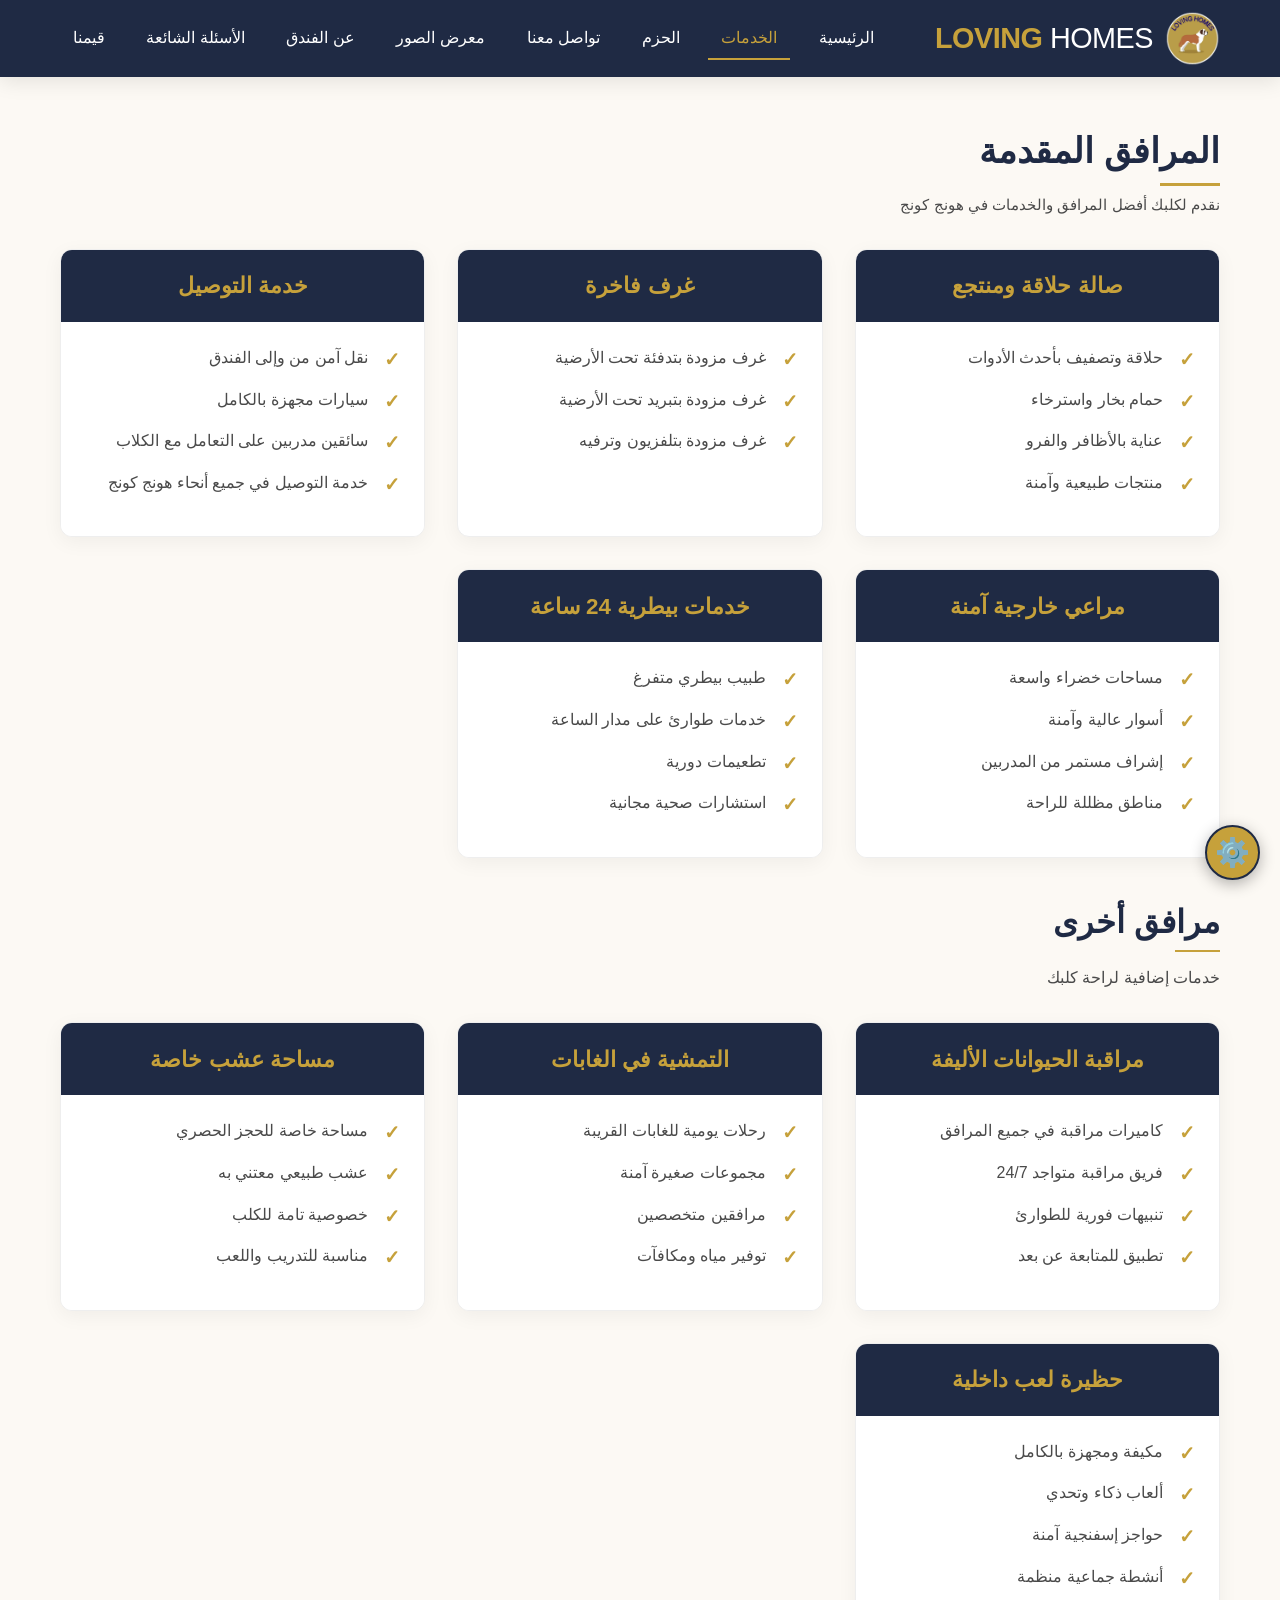
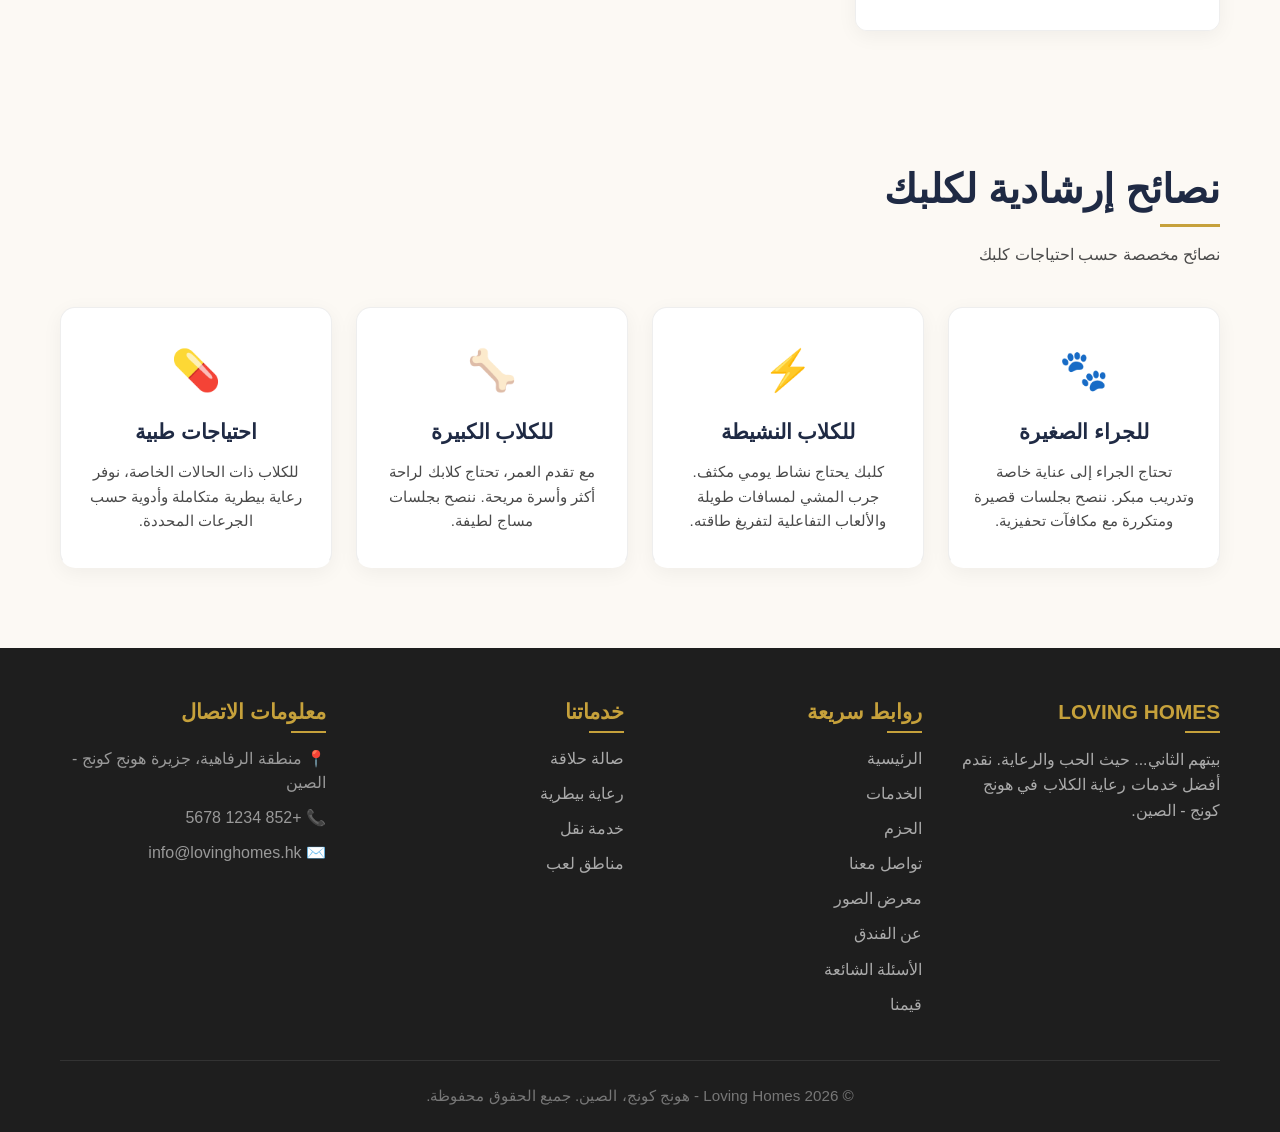
<file: 2.html>
<!DOCTYPE html>
<html lang="ar" dir="rtl">
<head>
    <meta charset="UTF-8">
    <meta name="viewport" content="width=device-width, initial-scale=1.0">
    <title>Loving Homes - الخدمات</title>
    <link rel="stylesheet" href="style.css">
    <style>
        .logo-link {
            display: flex;
            align-items: center;
            gap: 12px;
            text-decoration: none;
        }
        .logo-image {
            height: 55px;
            width: auto;
            transition: transform 0.2s;
        }
        .logo-image:hover {
            transform: scale(1.05);
        }
        .logo-text {
            color: var(--gold);
            font-size: 1.8rem;
            font-weight: 700;
            letter-spacing: -0.5px;
        }
        .logo-text span {
            color: white;
            font-weight: 300;
        }
        @media (max-width: 768px) {
            .logo-image { height: 45px; }
            .logo-text { font-size: 1.4rem; }
            .logo-link { gap: 8px; }
        }
        @media (max-width: 480px) {
            .logo-image { height: 40px; }
            .logo-text { font-size: 1.2rem; }
        }
    </style>
</head>
<body>
    <nav class="navbar">
        <div class="container nav-container">
            <a href="index.html" class="logo-link">
                <img src="images/logo.jpeg" alt="Loving Homes" class="logo-image">
                <span class="logo-text">LOVING <span>HOMES</span></span>
            </a>
            <button class="hamburger" id="hamburger">
                <span class="bar"></span><span class="bar"></span><span class="bar"></span>
            </button>
<ul class="nav-links" id="navLinks">
    <li><a href="index.html">الرئيسية</a></li>
    <li><a href="2.html" class="active">الخدمات</a></li>
    <li><a href="3.html">الحزم</a></li>
    <li><a href="4.html">تواصل معنا</a></li>
    <li><a href="5.html">معرض الصور</a></li>
    <li><a href="6.html">عن الفندق</a></li>
    <li><a href="7.html">الأسئلة الشائعة</a></li>
    <li><a href="8.html">قيمنا</a></li>
</ul>
        </div>
    </nav>
    <section class="section" style="padding-top: 3rem;">
        <div class="container">
            <h2>المرافق المقدمة</h2>
            <p style="font-size: 0.95rem; margin-bottom: 1.5rem; color: var(--gray);">نقدم لكلبك أفضل المرافق والخدمات في هونج كونج</p>
            <div class="services-grid">
                <div class="service-card">
                    <div class="service-header"><h3>صالة حلاقة ومنتجع</h3></div>
                    <div class="service-body"><ul><li>حلاقة وتصفيف بأحدث الأدوات</li><li>حمام بخار واسترخاء</li><li>عناية بالأظافر والفرو</li><li>منتجات طبيعية وآمنة</li></ul></div>
                </div>
                <div class="service-card">
                    <div class="service-header"><h3>غرف فاخرة</h3></div>
                    <div class="service-body"><ul><li>غرف مزودة بتدفئة تحت الأرضية</li><li>غرف مزودة بتبريد تحت الأرضية</li><li>غرف مزودة بتلفزيون وترفيه</li></ul></div>
                </div>
                <div class="service-card">
                    <div class="service-header"><h3>خدمة التوصيل</h3></div>
                    <div class="service-body"><ul><li>نقل آمن من وإلى الفندق</li><li>سيارات مجهزة بالكامل</li><li>سائقين مدربين على التعامل مع الكلاب</li><li>خدمة التوصيل في جميع أنحاء هونج كونج</li></ul></div>
                </div>
                <div class="service-card">
                    <div class="service-header"><h3>مراعي خارجية آمنة</h3></div>
                    <div class="service-body"><ul><li>مساحات خضراء واسعة</li><li>أسوار عالية وآمنة</li><li>إشراف مستمر من المدربين</li><li>مناطق مظللة للراحة</li></ul></div>
                </div>
                <div class="service-card">
                    <div class="service-header"><h3>خدمات بيطرية 24 ساعة</h3></div>
                    <div class="service-body"><ul><li>طبيب بيطري متفرغ</li><li>خدمات طوارئ على مدار الساعة</li><li>تطعيمات دورية</li><li>استشارات صحية مجانية</li></ul></div>
                </div>
            </div>
            <div class="other-facilities-section">
                <div class="other-facilities-title"><h3>مرافق أخرى</h3><p>خدمات إضافية لراحة كلبك</p></div>
                <div class="services-grid">
                    <div class="service-card"><div class="service-header"><h3>مراقبة الحيوانات الأليفة</h3></div><div class="service-body"><ul><li>كاميرات مراقبة في جميع المرافق</li><li>فريق مراقبة متواجد 24/7</li><li>تنبيهات فورية للطوارئ</li><li>تطبيق للمتابعة عن بعد</li></ul></div></div>
                    <div class="service-card"><div class="service-header"><h3>التمشية في الغابات</h3></div><div class="service-body"><ul><li>رحلات يومية للغابات القريبة</li><li>مجموعات صغيرة آمنة</li><li>مرافقين متخصصين</li><li>توفير مياه ومكافآت</li></ul></div></div>
                    <div class="service-card"><div class="service-header"><h3>مساحة عشب خاصة</h3></div><div class="service-body"><ul><li>مساحة خاصة للحجز الحصري</li><li>عشب طبيعي معتني به</li><li>خصوصية تامة للكلب</li><li>مناسبة للتدريب واللعب</li></ul></div></div>
                    <div class="service-card"><div class="service-header"><h3>حظيرة لعب داخلية</h3></div><div class="service-body"><ul><li>مكيفة ومجهزة بالكامل</li><li>ألعاب ذكاء وتحدي</li><li>حواجز إسفنجية آمنة</li><li>أنشطة جماعية منظمة</li></ul></div></div>
                </div>
            </div>
        </div>
    </section>
    <section class="advice-section">
        <div class="container">
            <h2>نصائح إرشادية لكلبك</h2>
            <p style="color: var(--gray); margin-top: 1rem; font-size: 1rem;">نصائح مخصصة حسب احتياجات كلبك</p>
            <div class="advice-grid">
                <div class="advice-card"><div class="advice-icon">🐾</div><h3>للجراء الصغيرة</h3><p>تحتاج الجراء إلى عناية خاصة وتدريب مبكر. ننصح بجلسات قصيرة ومتكررة مع مكافآت تحفيزية.</p></div>
                <div class="advice-card"><div class="advice-icon">⚡</div><h3>للكلاب النشيطة</h3><p>كلبك يحتاج نشاط يومي مكثف. جرب المشي لمسافات طويلة والألعاب التفاعلية لتفريغ طاقته.</p></div>
                <div class="advice-card"><div class="advice-icon">🦴</div><h3>للكلاب الكبيرة</h3><p>مع تقدم العمر، تحتاج كلابك لراحة أكثر وأسرة مريحة. ننصح بجلسات مساج لطيفة.</p></div>
                <div class="advice-card"><div class="advice-icon">💊</div><h3>احتياجات طبية</h3><p>للكلاب ذات الحالات الخاصة، نوفر رعاية بيطرية متكاملة وأدوية حسب الجرعات المحددة.</p></div>
            </div>
        </div>
    </section>
    <footer class="footer">
        <div class="container">
            <div class="footer-grid">
                <div class="footer-col"><h4>LOVING HOMES</h4><p style="color:#aaa;line-height:1.6;">بيتهم الثاني... حيث الحب والرعاية. نقدم أفضل خدمات رعاية الكلاب في هونج كونج - الصين.</p></div>
                <div class="footer-col"><h4>روابط سريعة</h4><ul><li><a href="index.html">الرئيسية</a></li><li><a href="2.html">الخدمات</a></li><li><a href="3.html">الحزم</a></li><li><a href="4.html">تواصل معنا</a></li><li><a href="5.html">معرض الصور</a></li><li><a href="6.html">عن الفندق</a></li><li><a href="7.html">الأسئلة الشائعة</a></li><li><a href="8.html">قيمنا</a></li></ul></div>
                <div class="footer-col"><h4>خدماتنا</h4><ul><li><a href="2.html">صالة حلاقة</a></li><li><a href="2.html">رعاية بيطرية</a></li><li><a href="2.html">خدمة نقل</a></li><li><a href="2.html">مناطق لعب</a></li></ul></div>
                <div class="footer-col"><h4>معلومات الاتصال</h4><div class="footer-contact"><p>📍 منطقة الرفاهية، جزيرة هونج كونج - الصين</p><p>📞 +852 1234 5678</p><p>✉️ info@lovinghomes.hk</p></div></div>
            </div>
            <div class="footer-bottom"><p>© 2026 Loving Homes - هونج كونج، الصين. جميع الحقوق محفوظة.</p></div>
        </div>
    </footer>
    <div class="access-toggle" id="accessToggle">⚙️</div>
    <div class="access-panel" id="accessPanel">
        <button class="access-btn" id="zoomIn">🔍+ تكبير</button>
        <button class="access-btn" id="zoomOut">🔍- تصغير</button>
        <button class="access-btn" id="resetZoom">🔄 إعادة تعيين</button><hr>
        <button class="access-btn" id="darkMode">🌙 ليلي</button>
        <button class="access-btn" id="lightMode">☀️ نهاري</button><hr>
        <button class="access-btn" id="translateBtn">🌐 ترجمة</button>
    </div>
    <script src="script.js"></script>
</body>
</html>
</file>
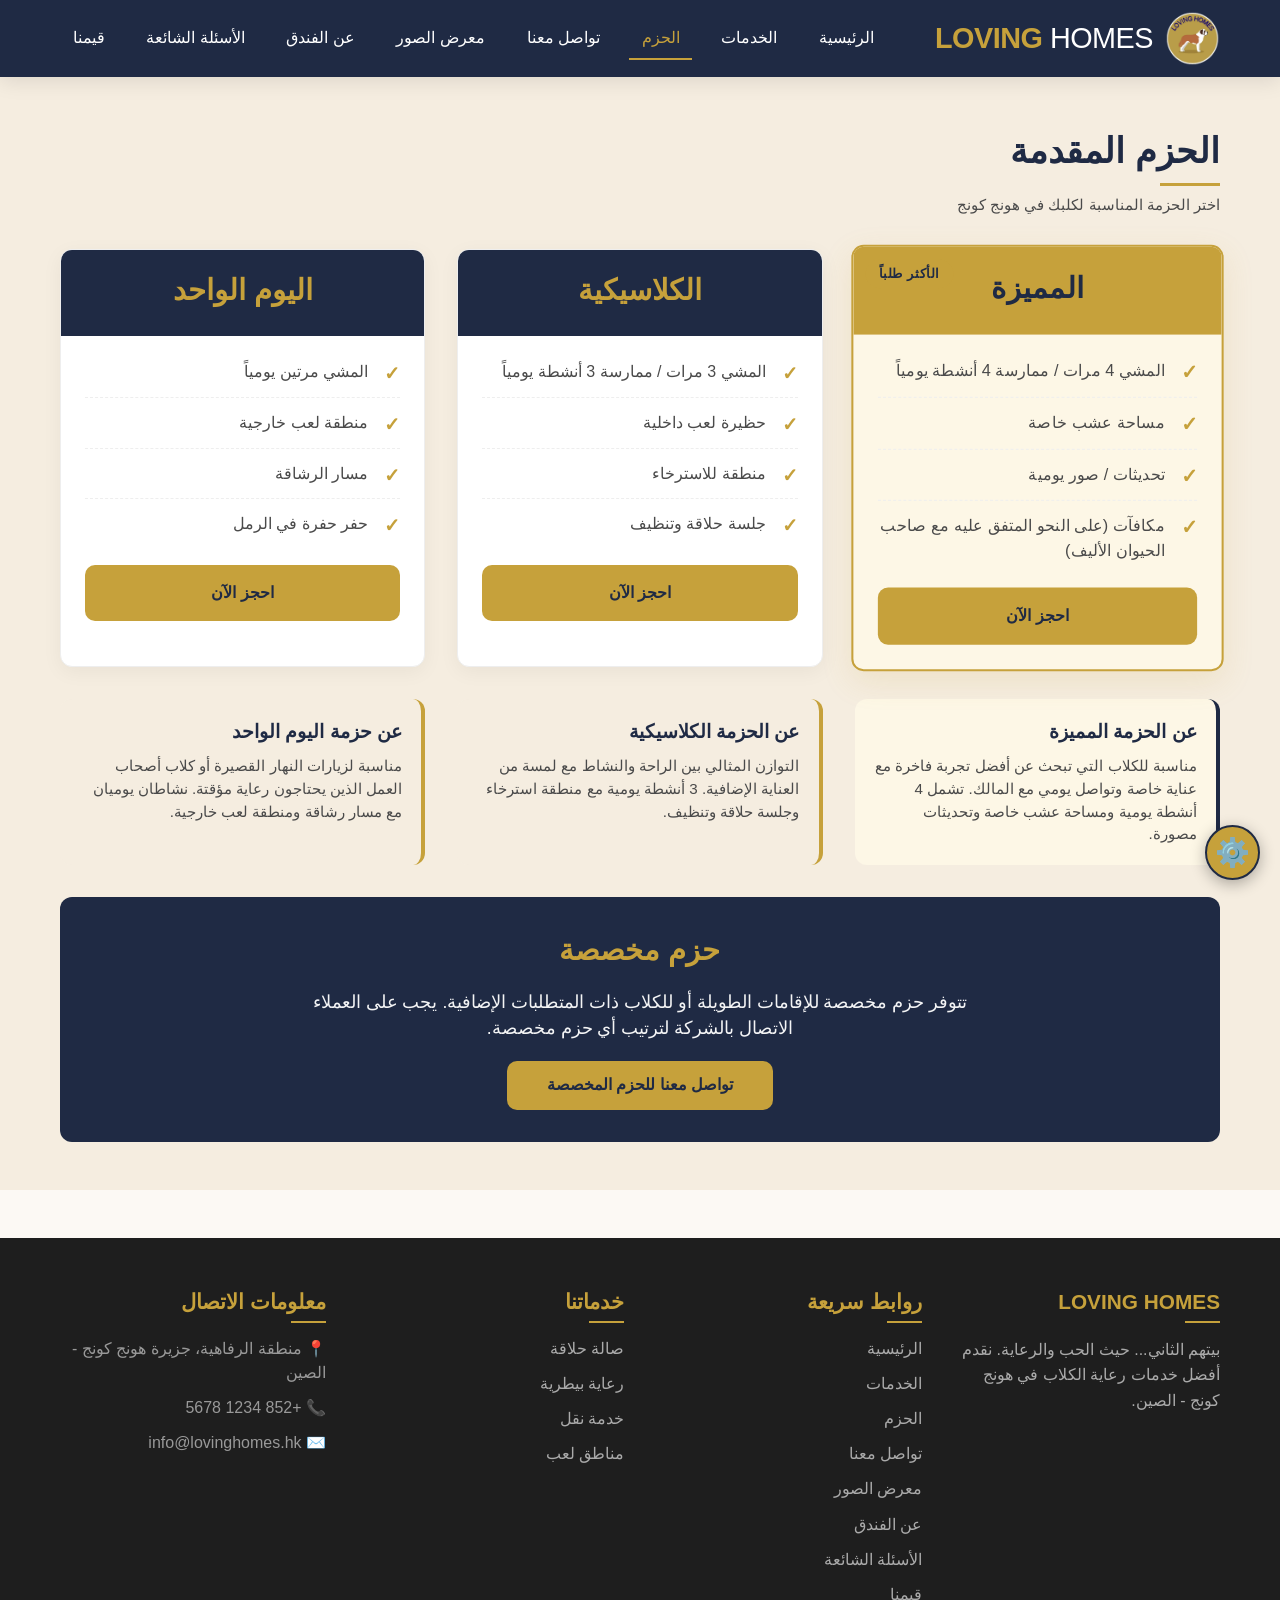
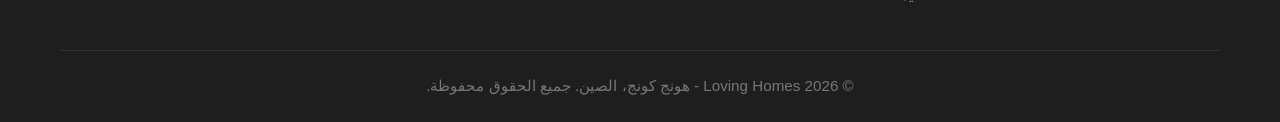
<file: 3.html>
<!DOCTYPE html>
<html lang="ar" dir="rtl">
<head>
    <meta charset="UTF-8">
    <meta name="viewport" content="width=device-width, initial-scale=1.0">
    <title>Loving Homes - الحزم</title>
    <link rel="stylesheet" href="style.css">
    <style>
        .logo-link {
            display: flex;
            align-items: center;
            gap: 12px;
            text-decoration: none;
        }
        .logo-image {
            height: 55px;
            width: auto;
            transition: transform 0.2s;
        }
        .logo-image:hover {
            transform: scale(1.05);
        }
        .logo-text {
            color: var(--gold);
            font-size: 1.8rem;
            font-weight: 700;
            letter-spacing: -0.5px;
        }
        .logo-text span {
            color: white;
            font-weight: 300;
        }
        @media (max-width: 768px) {
            .logo-image { height: 45px; }
            .logo-text { font-size: 1.4rem; }
            .logo-link { gap: 8px; }
        }
        @media (max-width: 480px) {
            .logo-image { height: 40px; }
            .logo-text { font-size: 1.2rem; }
        }
    </style>
</head>
<body>
    <nav class="navbar">
        <div class="container nav-container">
            <a href="index.html" class="logo-link">
                <img src="images/logo.jpeg" alt="Loving Homes" class="logo-image">
                <span class="logo-text">LOVING <span>HOMES</span></span>
            </a>
            <button class="hamburger" id="hamburger">
                <span class="bar"></span><span class="bar"></span><span class="bar"></span>
            </button>
<ul class="nav-links" id="navLinks">
    <li><a href="index.html">الرئيسية</a></li>
    <li><a href="2.html">الخدمات</a></li>
    <li><a href="3.html" class="active">الحزم</a></li>
    <li><a href="4.html">تواصل معنا</a></li>
    <li><a href="5.html">معرض الصور</a></li>
    <li><a href="6.html">عن الفندق</a></li>
    <li><a href="7.html">الأسئلة الشائعة</a></li>
    <li><a href="8.html">قيمنا</a></li>
</ul>
        </div>
    </nav>
    <section class="section section-light" style="padding-top: 3rem;">
        <div class="container">
            <h2>الحزم المقدمة</h2>
            <p style="font-size: 0.95rem; margin-bottom: 1.5rem; color: var(--gray);">اختر الحزمة المناسبة لكلبك في هونج كونج</p>
            <div class="packages-grid">
                <div class="package-card premium">
                    <div class="package-badge">الأكثر طلباً</div>
                    <div class="package-header"><h3>المميزة</h3></div>
                    <div class="package-body">
                        <ul><li>المشي 4 مرات / ممارسة 4 أنشطة يومياً</li><li>مساحة عشب خاصة</li><li>تحديثات / صور يومية</li><li>مكافآت (على النحو المتفق عليه مع صاحب الحيوان الأليف)</li></ul>
                        <a href="4.html" class="btn-gold" style="display:block;text-align:center;margin-top:1rem;">احجز الآن</a>
                    </div>
                </div>
                <div class="package-card">
                    <div class="package-header"><h3>الكلاسيكية</h3></div>
                    <div class="package-body">
                        <ul><li>المشي 3 مرات / ممارسة 3 أنشطة يومياً</li><li>حظيرة لعب داخلية</li><li>منطقة للاسترخاء</li><li>جلسة حلاقة وتنظيف</li></ul>
                        <a href="4.html" class="btn-gold" style="display:block;text-align:center;margin-top:1rem;">احجز الآن</a>
                    </div>
                </div>
                <div class="package-card">
                    <div class="package-header"><h3>اليوم الواحد</h3></div>
                    <div class="package-body">
                        <ul><li>المشي مرتين يومياً</li><li>منطقة لعب خارجية</li><li>مسار الرشاقة</li><li>حفر حفرة في الرمل</li></ul>
                        <a href="4.html" class="btn-gold" style="display:block;text-align:center;margin-top:1rem;">احجز الآن</a>
                    </div>
                </div>
            </div>
            <div class="packages-descriptions">
                <div class="package-desc-box premium-desc"><h4>عن الحزمة المميزة</h4><p>مناسبة للكلاب التي تبحث عن أفضل تجربة فاخرة مع عناية خاصة وتواصل يومي مع المالك. تشمل 4 أنشطة يومية ومساحة عشب خاصة وتحديثات مصورة.</p></div>
                <div class="package-desc-box"><h4>عن الحزمة الكلاسيكية</h4><p>التوازن المثالي بين الراحة والنشاط مع لمسة من العناية الإضافية. 3 أنشطة يومية مع منطقة استرخاء وجلسة حلاقة وتنظيف.</p></div>
                <div class="package-desc-box"><h4>عن حزمة اليوم الواحد</h4><p>مناسبة لزيارات النهار القصيرة أو كلاب أصحاب العمل الذين يحتاجون رعاية مؤقتة. نشاطان يوميان مع مسار رشاقة ومنطقة لعب خارجية.</p></div>
            </div>
            <div class="custom-packages">
                <h3>حزم مخصصة</h3>
                <p>تتوفر حزم مخصصة للإقامات الطويلة أو للكلاب ذات المتطلبات الإضافية. يجب على العملاء الاتصال بالشركة لترتيب أي حزم مخصصة.</p>
                <a href="4.html" class="btn-gold" style="background:var(--gold);color:var(--navy);padding:0.8rem 2.5rem;display:inline-block;">تواصل معنا للحزم المخصصة</a>
            </div>
        </div>
    </section>
    <footer class="footer">
        <div class="container">
            <div class="footer-grid">
                <div class="footer-col"><h4>LOVING HOMES</h4><p style="color:#aaa;line-height:1.6;">بيتهم الثاني... حيث الحب والرعاية. نقدم أفضل خدمات رعاية الكلاب في هونج كونج - الصين.</p></div>
                <div class="footer-col"><h4>روابط سريعة</h4><ul><li><a href="index.html">الرئيسية</a></li><li><a href="2.html">الخدمات</a></li><li><a href="3.html">الحزم</a></li><li><a href="4.html">تواصل معنا</a></li><li><a href="5.html">معرض الصور</a></li><li><a href="6.html">عن الفندق</a></li><li><a href="7.html">الأسئلة الشائعة</a></li><li><a href="8.html">قيمنا</a></li></ul></div>
                <div class="footer-col"><h4>خدماتنا</h4><ul><li><a href="2.html">صالة حلاقة</a></li><li><a href="2.html">رعاية بيطرية</a></li><li><a href="2.html">خدمة نقل</a></li><li><a href="2.html">مناطق لعب</a></li></ul></div>
                <div class="footer-col"><h4>معلومات الاتصال</h4><div class="footer-contact"><p>📍 منطقة الرفاهية، جزيرة هونج كونج - الصين</p><p>📞 +852 1234 5678</p><p>✉️ info@lovinghomes.hk</p></div></div>
            </div>
            <div class="footer-bottom"><p>© 2026 Loving Homes - هونج كونج، الصين. جميع الحقوق محفوظة.</p></div>
        </div>
    </footer>
    <div class="access-toggle" id="accessToggle">⚙️</div>
    <div class="access-panel" id="accessPanel">
        <button class="access-btn" id="zoomIn">🔍+ تكبير</button>
        <button class="access-btn" id="zoomOut">🔍- تصغير</button>
        <button class="access-btn" id="resetZoom">🔄 إعادة تعيين</button><hr>
        <button class="access-btn" id="darkMode">🌙 ليلي</button>
        <button class="access-btn" id="lightMode">☀️ نهاري</button><hr>
        <button class="access-btn" id="translateBtn">🌐 ترجمة</button>
    </div>
    <script src="script.js"></script>
</body>
</html>
</file>
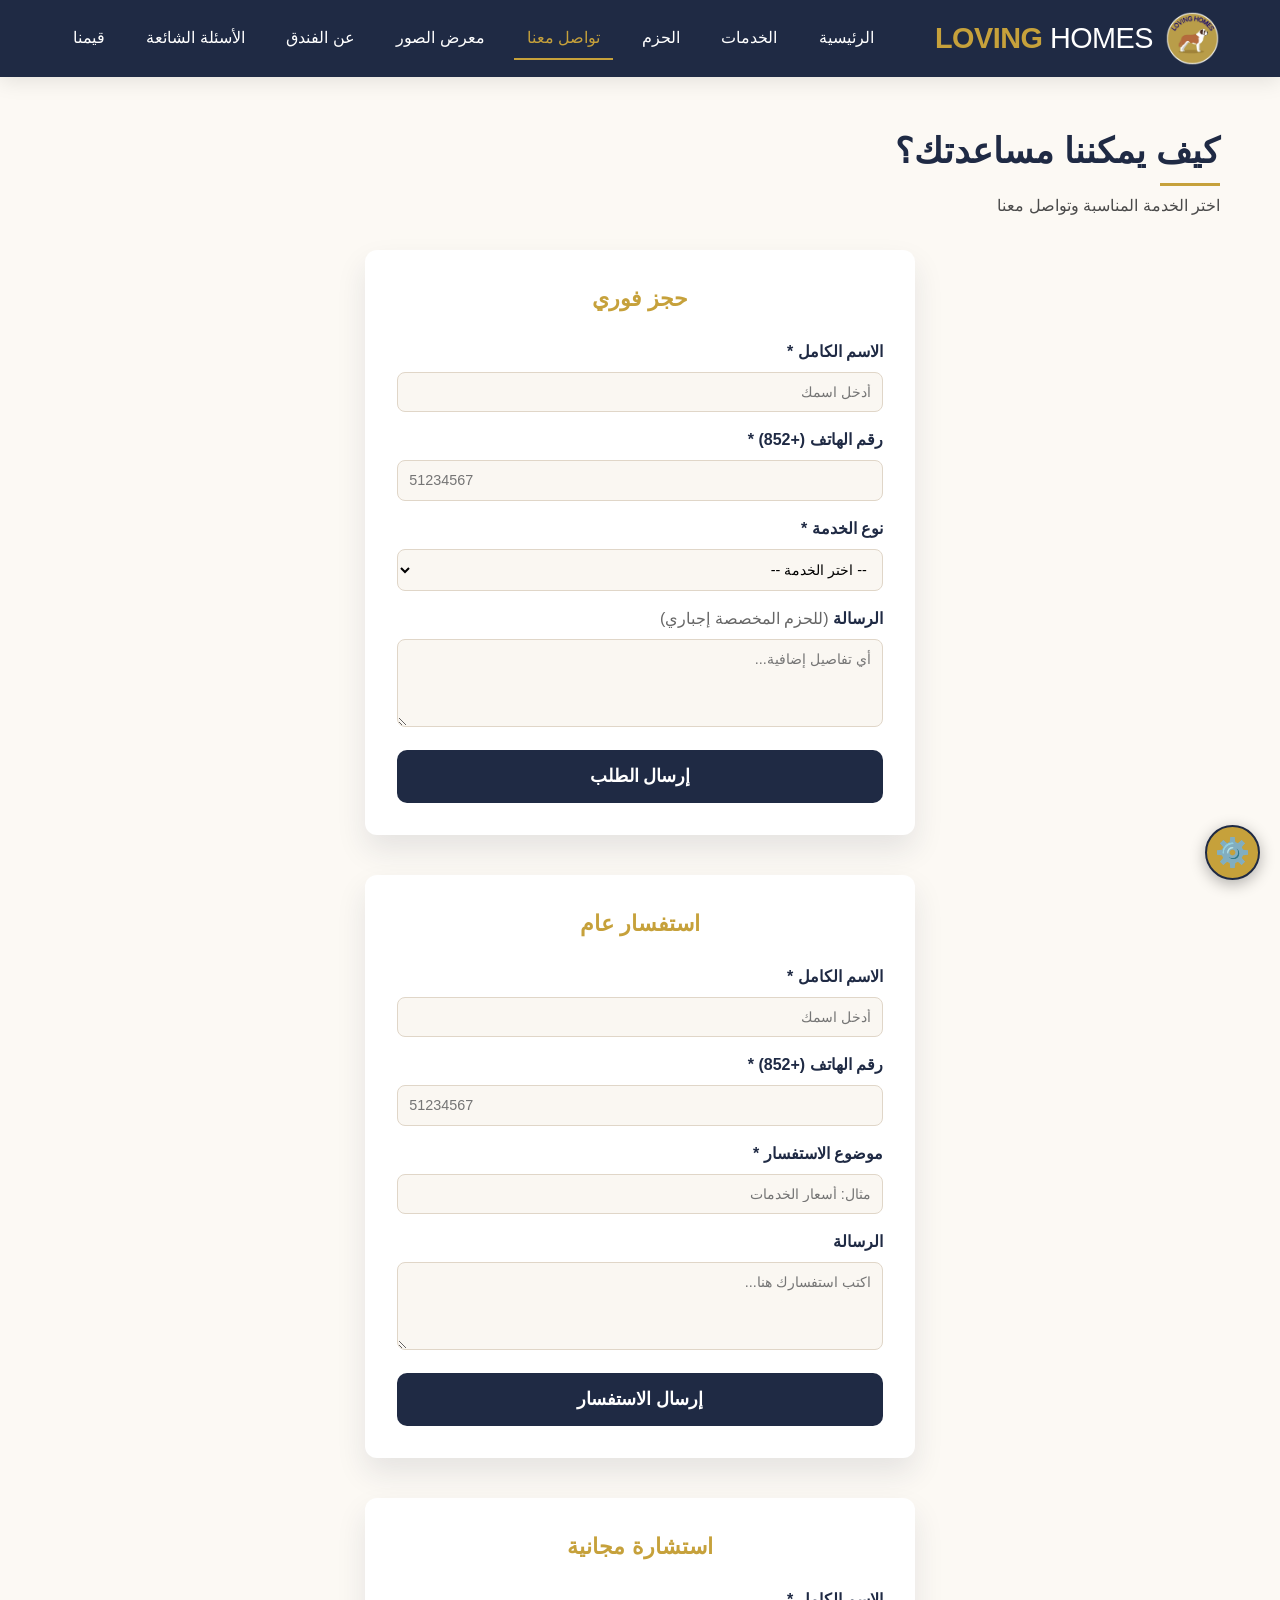
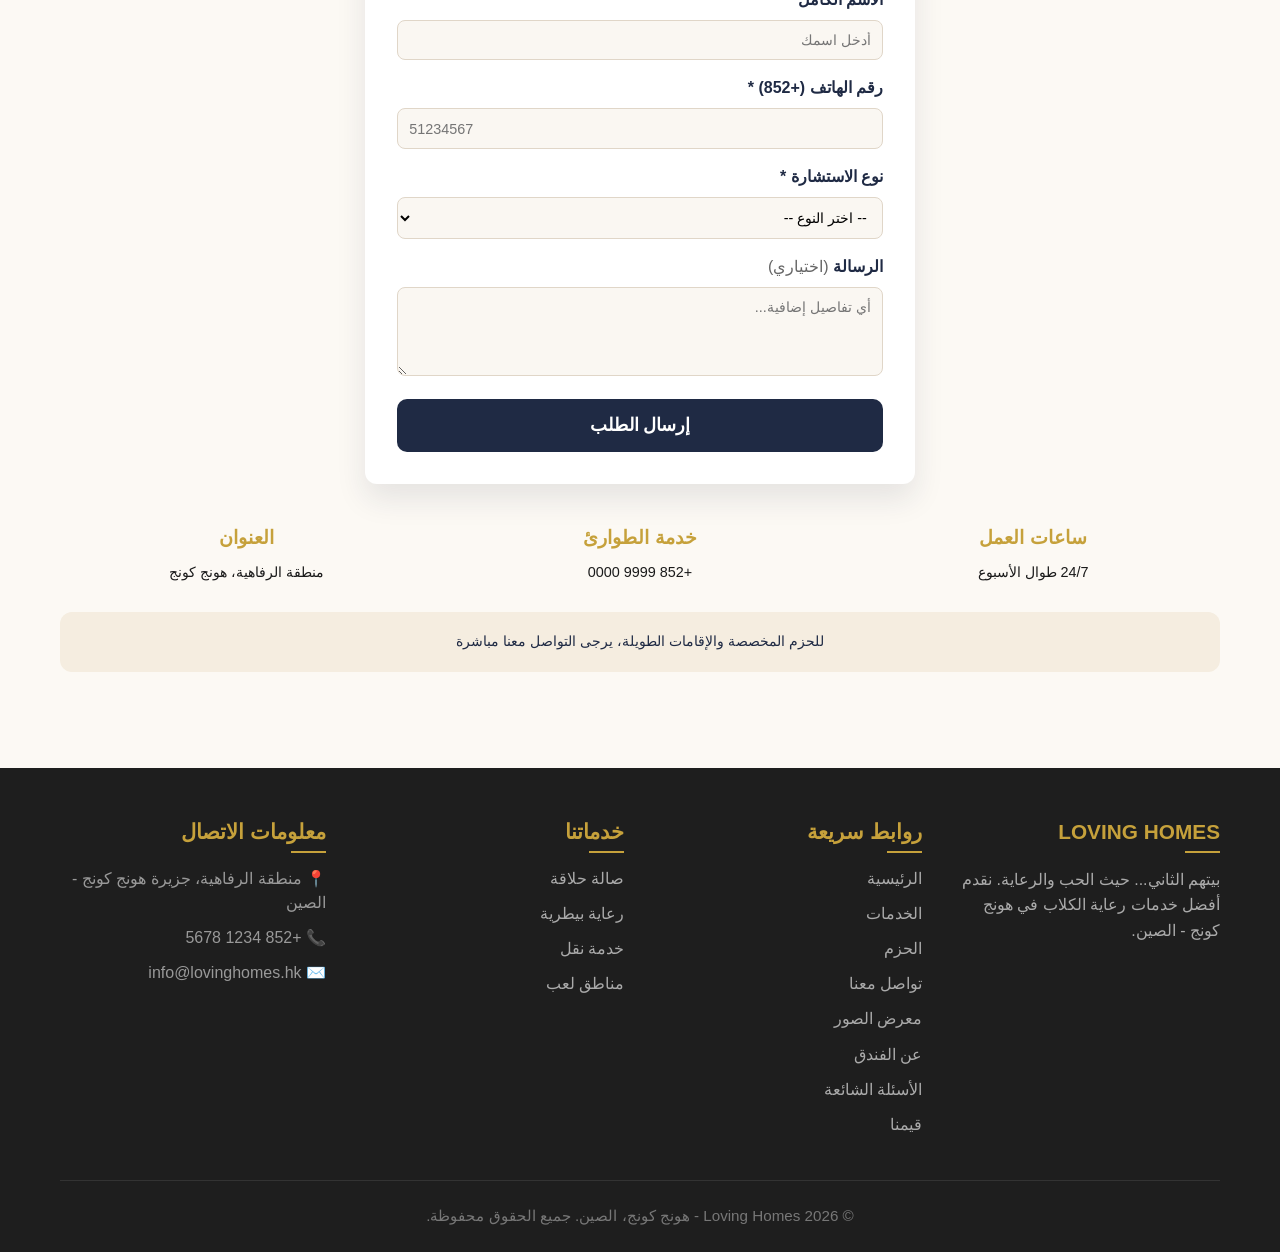
<file: 4.html>
<!DOCTYPE html>
<html lang="ar" dir="rtl">
<head>
    <meta charset="UTF-8">
    <meta name="viewport" content="width=device-width, initial-scale=1.0">
    <title>Loving Homes - تواصل معنا</title>
    <link rel="stylesheet" href="style.css">
    <style>
        .logo-link {
            display: flex;
            align-items: center;
            gap: 12px;
            text-decoration: none;
        }
        .logo-image {
            height: 55px;
            width: auto;
            transition: transform 0.2s;
        }
        .logo-image:hover {
            transform: scale(1.05);
        }
        .logo-text {
            color: var(--gold);
            font-size: 1.8rem;
            font-weight: 700;
            letter-spacing: -0.5px;
        }
        .logo-text span {
            color: white;
            font-weight: 300;
        }
        @media (max-width: 768px) {
            .logo-image { height: 45px; }
            .logo-text { font-size: 1.4rem; }
            .logo-link { gap: 8px; }
        }
        @media (max-width: 480px) {
            .logo-image { height: 40px; }
            .logo-text { font-size: 1.2rem; }
        }
    </style>
</head>
<body>
    <nav class="navbar">
        <div class="container nav-container">
            <a href="index.html" class="logo-link">
                <img src="images/logo.jpeg" alt="Loving Homes" class="logo-image">
                <span class="logo-text">LOVING <span>HOMES</span></span>
            </a>
            <button class="hamburger" id="hamburger">
                <span class="bar"></span><span class="bar"></span><span class="bar"></span>
            </button>
<ul class="nav-links" id="navLinks">
    <li><a href="index.html">الرئيسية</a></li>
    <li><a href="2.html">الخدمات</a></li>
    <li><a href="3.html">الحزم</a></li>
    <li><a href="4.html" class="active">تواصل معنا</a></li>
    <li><a href="5.html">معرض الصور</a></li>
    <li><a href="6.html">عن الفندق</a></li>
    <li><a href="7.html">الأسئلة الشائعة</a></li>
    <li><a href="8.html">قيمنا</a></li>
</ul>
        </div>
    </nav>
    <section class="section" style="padding-top: 3rem;">
        <div class="container">
            <h2>كيف يمكننا مساعدتك؟</h2>
            <p style="font-size: 1rem; margin-bottom: 2rem; color: var(--gray);">اختر الخدمة المناسبة وتواصل معنا</p>
            <div class="contact-form" style="max-width:550px;margin-bottom:2.5rem;">
                <h3 style="color:var(--gold);margin-bottom:1.5rem;text-align:center;font-size:1.4rem;">حجز فوري</h3>
                <form id="bookingForm">
                    <div class="form-group"><label for="bookingName">الاسم الكامل *</label><input type="text" id="bookingName" placeholder="أدخل اسمك"><div id="bookingNameError" class="field-error"></div></div>
                    <div class="form-group"><label for="bookingPhone">رقم الهاتف (+852) *</label><input type="tel" id="bookingPhone" placeholder="51234567"><div id="bookingPhoneError" class="field-error"></div></div>
                    <div class="form-group"><label for="bookingService">نوع الخدمة *</label><select id="bookingService"><option value="">-- اختر الخدمة --</option><option value="الحزمة المميزة">الحزمة المميزة</option><option value="الحزمة الكلاسيكية">الحزمة الكلاسيكية</option><option value="حزمة اليوم الواحد">حزمة اليوم الواحد</option><option value="حزمة مخصصة (إقامة طويلة)">حزمة مخصصة</option></select><div id="bookingServiceError" class="field-error"></div></div>
                    <div class="form-group"><label for="bookingMessage">الرسالة <span style="color:var(--gray-light);font-weight:normal;">(للحزم المخصصة إجباري)</span></label><textarea id="bookingMessage" rows="4" placeholder="أي تفاصيل إضافية..."></textarea></div>
                    <button type="submit" class="btn">إرسال الطلب</button>
                    <div id="bookingFormMessage" class="form-message"></div>
                </form>
            </div>
            <div class="contact-form" style="max-width:550px;margin-bottom:2.5rem;">
                <h3 style="color:var(--gold);margin-bottom:1.5rem;text-align:center;font-size:1.4rem;">استفسار عام</h3>
                <form id="inquiryForm">
                    <div class="form-group"><label for="inquiryName">الاسم الكامل *</label><input type="text" id="inquiryName" placeholder="أدخل اسمك"><div id="inquiryNameError" class="field-error"></div></div>
                    <div class="form-group"><label for="inquiryPhone">رقم الهاتف (+852) *</label><input type="tel" id="inquiryPhone" placeholder="51234567"><div id="inquiryPhoneError" class="field-error"></div></div>
                    <div class="form-group"><label for="inquirySubject">موضوع الاستفسار *</label><input type="text" id="inquirySubject" placeholder="مثال: أسعار الخدمات"><div id="inquirySubjectError" class="field-error"></div></div>
                    <div class="form-group"><label for="inquiryMessage">الرسالة</label><textarea id="inquiryMessage" rows="4" placeholder="اكتب استفسارك هنا..."></textarea></div>
                    <button type="submit" class="btn">إرسال الاستفسار</button>
                    <div id="inquiryFormMessage" class="form-message"></div>
                </form>
            </div>
            <div class="contact-form" style="max-width:550px;margin-bottom:2.5rem;">
                <h3 style="color:var(--gold);margin-bottom:1.5rem;text-align:center;font-size:1.4rem;">استشارة مجانية</h3>
                <form id="consultForm">
                    <div class="form-group"><label for="consultName">الاسم الكامل *</label><input type="text" id="consultName" placeholder="أدخل اسمك"><div id="consultNameError" class="field-error"></div></div>
                    <div class="form-group"><label for="consultPhone">رقم الهاتف (+852) *</label><input type="tel" id="consultPhone" placeholder="51234567"><div id="consultPhoneError" class="field-error"></div></div>
                    <div class="form-group"><label for="consultType">نوع الاستشارة *</label><select id="consultType"><option value="">-- اختر النوع --</option><option value="تغذية">تغذية</option><option value="تدريب وسلوك">تدريب وسلوك</option><option value="صحة وعلاج">صحة وعلاج</option><option value="عناية عامة">عناية عامة</option></select><div id="consultTypeError" class="field-error"></div></div>
                    <div class="form-group"><label for="consultMessage">الرسالة <span style="color:var(--gray-light);font-weight:normal;">(اختياري)</span></label><textarea id="consultMessage" rows="4" placeholder="أي تفاصيل إضافية..."></textarea></div>
                    <button type="submit" class="btn">إرسال الطلب</button>
                    <div id="consultFormMessage" class="form-message"></div>
                </form>
            </div>
            <div style="display:grid;grid-template-columns:repeat(auto-fit,minmax(200px,1fr));gap:1.2rem;margin-top:1rem;text-align:center;">
                <div><h3 style="color:var(--gold);font-size:1.2rem;margin-bottom:0.6rem;">ساعات العمل</h3><p style="font-size:0.9rem;">24/7 طوال الأسبوع</p></div>
                <div><h3 style="color:var(--gold);font-size:1.2rem;margin-bottom:0.6rem;">خدمة الطوارئ</h3><p style="font-size:0.9rem;">+852 9999 0000</p></div>
                <div><h3 style="color:var(--gold);font-size:1.2rem;margin-bottom:0.6rem;">العنوان</h3><p style="font-size:0.9rem;">منطقة الرفاهية، هونج كونج</p></div>
            </div>
            <div style="text-align:center;margin-top:1.8rem;padding:1.2rem;background:var(--beige);border-radius:12px;"><p style="font-size:0.9rem;color:var(--navy);">للحزم المخصصة والإقامات الطويلة، يرجى التواصل معنا مباشرة</p></div>
        </div>
    </section>
    <footer class="footer">
        <div class="container">
            <div class="footer-grid">
                <div class="footer-col"><h4>LOVING HOMES</h4><p style="color:#aaa;line-height:1.6;">بيتهم الثاني... حيث الحب والرعاية. نقدم أفضل خدمات رعاية الكلاب في هونج كونج - الصين.</p></div>
                <div class="footer-col"><h4>روابط سريعة</h4><ul><li><a href="index.html">الرئيسية</a></li><li><a href="2.html">الخدمات</a></li><li><a href="3.html">الحزم</a></li><li><a href="4.html">تواصل معنا</a></li><li><a href="5.html">معرض الصور</a></li><li><a href="6.html">عن الفندق</a></li><li><a href="7.html">الأسئلة الشائعة</a></li><li><a href="8.html">قيمنا</a></li></ul></div>
                <div class="footer-col"><h4>خدماتنا</h4><ul><li><a href="2.html">صالة حلاقة</a></li><li><a href="2.html">رعاية بيطرية</a></li><li><a href="2.html">خدمة نقل</a></li><li><a href="2.html">مناطق لعب</a></li></ul></div>
                <div class="footer-col"><h4>معلومات الاتصال</h4><div class="footer-contact"><p>📍 منطقة الرفاهية، جزيرة هونج كونج - الصين</p><p>📞 +852 1234 5678</p><p>✉️ info@lovinghomes.hk</p></div></div>
            </div>
            <div class="footer-bottom"><p>© 2026 Loving Homes - هونج كونج، الصين. جميع الحقوق محفوظة.</p></div>
        </div>
    </footer>
    <div class="access-toggle" id="accessToggle">⚙️</div>
    <div class="access-panel" id="accessPanel">
        <button class="access-btn" id="zoomIn">🔍+ تكبير</button>
        <button class="access-btn" id="zoomOut">🔍- تصغير</button>
        <button class="access-btn" id="resetZoom">🔄 إعادة تعيين</button><hr>
        <button class="access-btn" id="darkMode">🌙 ليلي</button>
        <button class="access-btn" id="lightMode">☀️ نهاري</button><hr>
        <button class="access-btn" id="translateBtn">🌐 ترجمة</button>
    </div>
    <script src="script.js"></script>
</body>
</html>
</file>
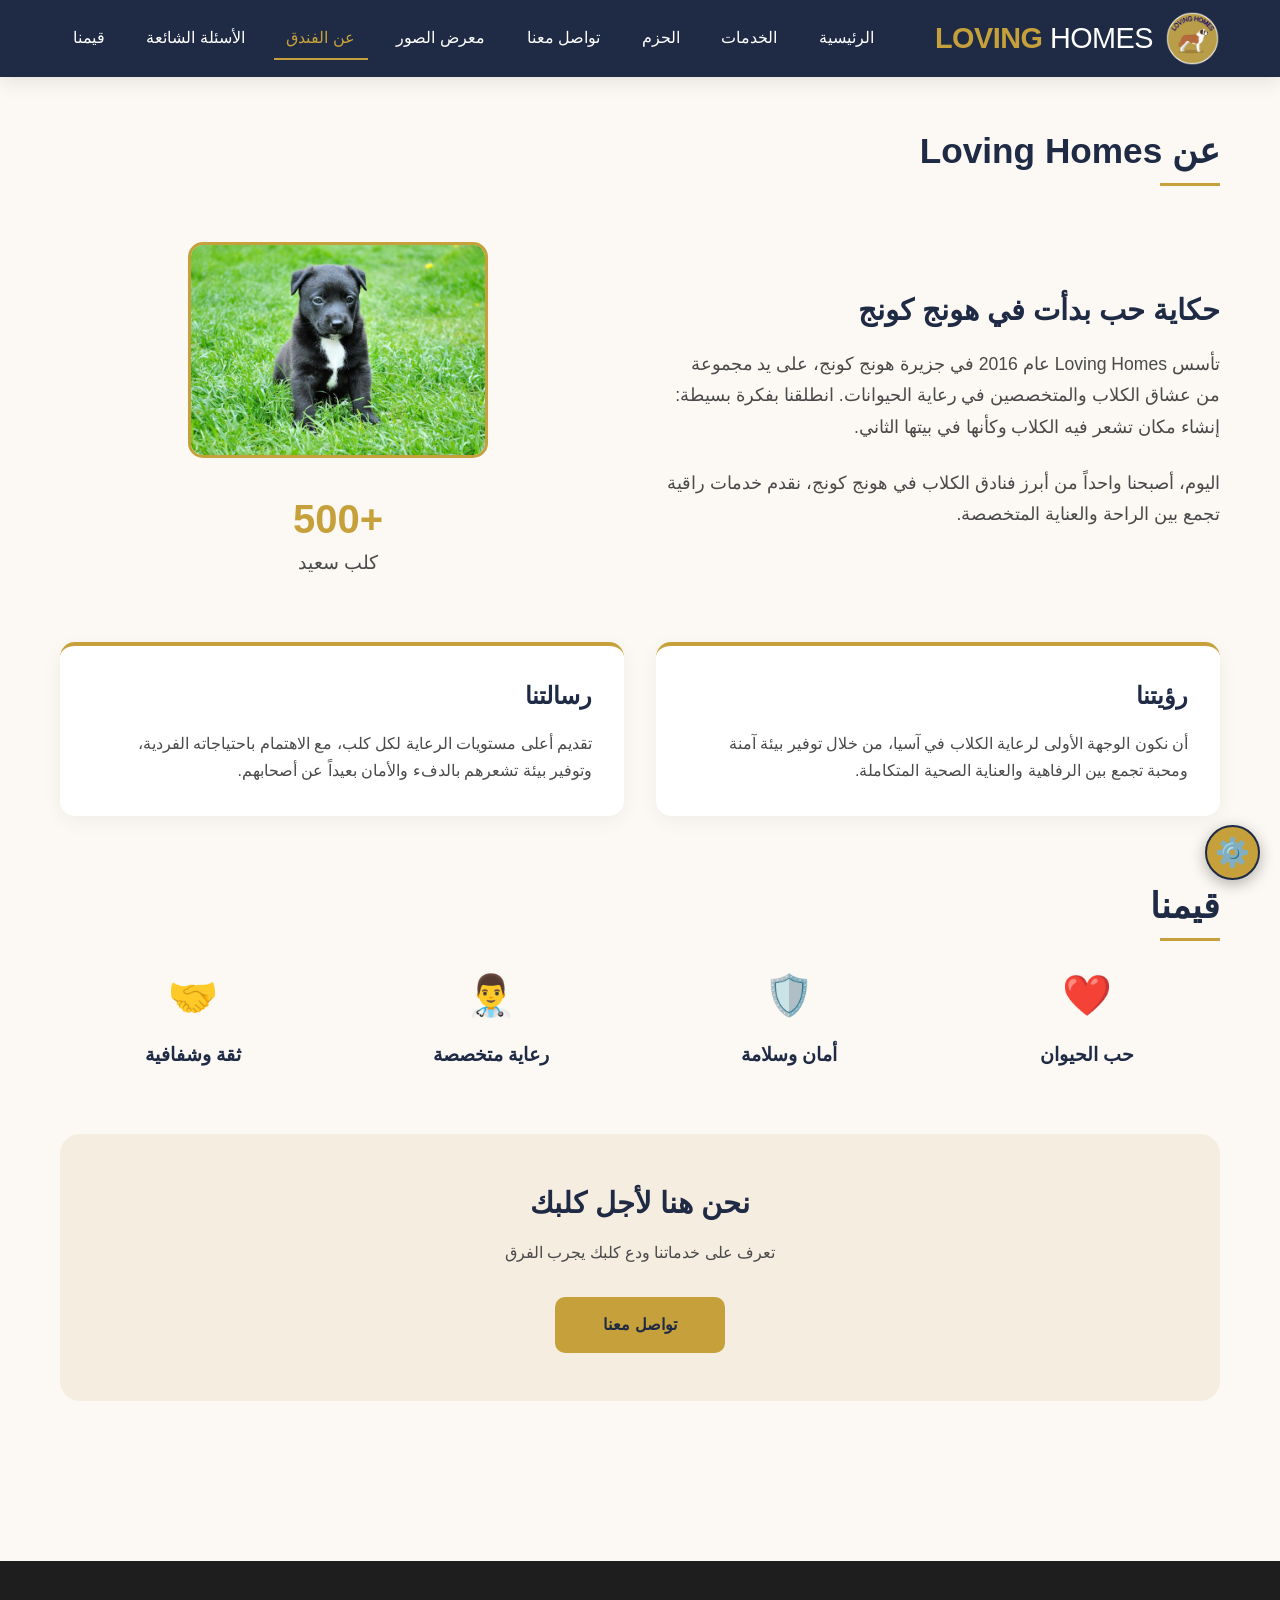
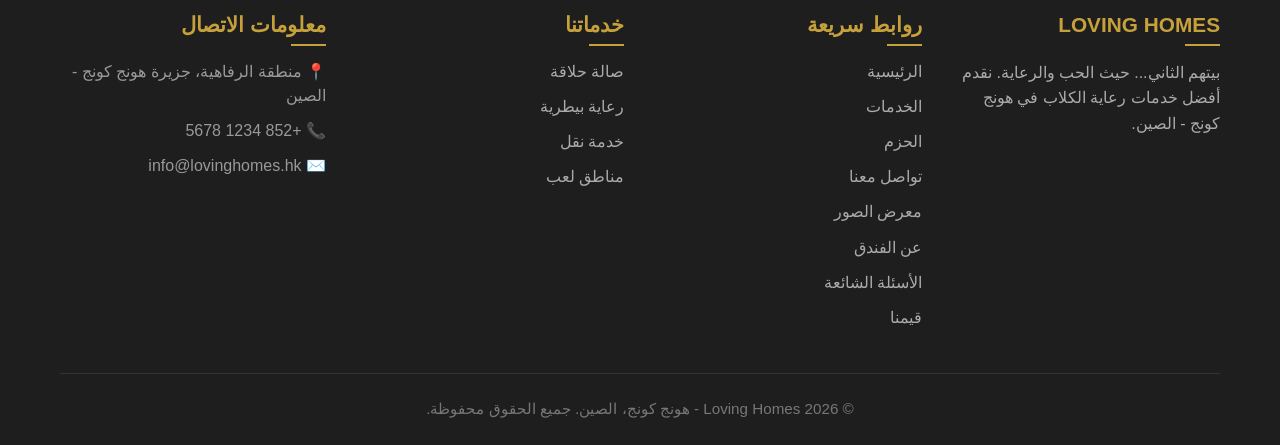
<file: 6.html>
<!DOCTYPE html>
<html lang="ar" dir="rtl">
<head>
    <meta charset="UTF-8">
    <meta name="viewport" content="width=device-width, initial-scale=1.0">
    <title>Loving Homes - عن الفندق</title>
    <link rel="stylesheet" href="style.css">
    <style>
        .logo-link {
            display: flex;
            align-items: center;
            gap: 12px;
            text-decoration: none;
        }
        .logo-image {
            height: 55px;
            width: auto;
            transition: transform 0.2s;
        }
        .logo-image:hover {
            transform: scale(1.05);
        }
        .logo-text {
            color: var(--gold);
            font-size: 1.8rem;
            font-weight: 700;
            letter-spacing: -0.5px;
        }
        .logo-text span {
            color: white;
            font-weight: 300;
        }
        @media (max-width: 768px) {
            .logo-image { height: 45px; }
            .logo-text { font-size: 1.4rem; }
            .logo-link { gap: 8px; }
        }
        @media (max-width: 480px) {
            .logo-image { height: 40px; }
            .logo-text { font-size: 1.2rem; }
        }
    </style>
</head>
<body>
    <nav class="navbar">
        <div class="container nav-container">
            <a href="index.html" class="logo-link">
                <img src="images/logo.jpeg" alt="Loving Homes" class="logo-image">
                <span class="logo-text">LOVING <span>HOMES</span></span>
            </a>
            <button class="hamburger" id="hamburger">
                <span class="bar"></span><span class="bar"></span><span class="bar"></span>
            </button>
<ul class="nav-links" id="navLinks">
    <li><a href="index.html">الرئيسية</a></li>
    <li><a href="2.html">الخدمات</a></li>
    <li><a href="3.html">الحزم</a></li>
    <li><a href="4.html">تواصل معنا</a></li>
    <li><a href="5.html">معرض الصور</a></li>
    <li><a href="6.html" class="active">عن الفندق</a></li>
    <li><a href="7.html">الأسئلة الشائعة</a></li>
    <li><a href="8.html">قيمنا</a></li>
</ul>
        </div>
    </nav>
    <section class="section" style="padding-top:3rem;">
        <div class="container">
            <h2>عن Loving Homes</h2>
            <div style="display:grid;grid-template-columns:1fr 1fr;gap:3rem;align-items:center;margin:3rem 0;">
                <div>
                    <h3 style="color:var(--navy);font-size:1.8rem;margin-bottom:1rem;">حكاية حب بدأت في هونج كونج</h3>
                    <p style="color:var(--gray);line-height:1.8;font-size:1.1rem;margin-bottom:1.5rem;">تأسس Loving Homes عام 2016 في جزيرة هونج كونج، على يد مجموعة من عشاق الكلاب والمتخصصين في رعاية الحيوانات. انطلقنا بفكرة بسيطة: إنشاء مكان تشعر فيه الكلاب وكأنها في بيتها الثاني.</p>
                    <p style="color:var(--gray);line-height:1.8;font-size:1.1rem;">اليوم، أصبحنا واحداً من أبرز فنادق الكلاب في هونج كونج، نقدم خدمات راقية تجمع بين الراحة والعناية المتخصصة.</p>
                </div>
                <div style="text-align:center;">
                    <img src="images/9.jpg" alt="كلب سعيد" style="width:100%;max-width:300px;border-radius:15px;border:3px solid var(--gold);margin-bottom:1.5rem;">
                    <div style="font-size:2.5rem;font-weight:700;color:var(--gold);">+500</div>
                    <div style="color:var(--gray);font-size:1.2rem;">كلب سعيد</div>
                </div>
            </div>
            <div style="display:grid;grid-template-columns:1fr 1fr;gap:2rem;margin:4rem 0;">
                <div style="background:white;border-radius:15px;padding:2rem;box-shadow:0 5px 20px rgba(0,0,0,0.05);border-top:4px solid var(--gold);"><h3 style="color:var(--navy);font-size:1.5rem;margin-bottom:1rem;">رؤيتنا</h3><p style="color:var(--gray);line-height:1.7;font-size:1rem;">أن نكون الوجهة الأولى لرعاية الكلاب في آسيا، من خلال توفير بيئة آمنة ومحبة تجمع بين الرفاهية والعناية الصحية المتكاملة.</p></div>
                <div style="background:white;border-radius:15px;padding:2rem;box-shadow:0 5px 20px rgba(0,0,0,0.05);border-top:4px solid var(--gold);"><h3 style="color:var(--navy);font-size:1.5rem;margin-bottom:1rem;">رسالتنا</h3><p style="color:var(--gray);line-height:1.7;font-size:1rem;">تقديم أعلى مستويات الرعاية لكل كلب، مع الاهتمام باحتياجاته الفردية، وتوفير بيئة تشعرهم بالدفء والأمان بعيداً عن أصحابهم.</p></div>
            </div>
            <div style="margin:4rem 0;">
                <h2 style="margin-bottom:2rem;">قيمنا</h2>
                <div style="display:grid;grid-template-columns:repeat(auto-fit,minmax(200px,1fr));gap:2rem;">
                    <div style="text-align:center;"><div style="font-size:2.5rem;color:var(--gold);margin-bottom:1rem;">❤️</div><h4 style="color:var(--navy);font-size:1.2rem;">حب الحيوان</h4></div>
                    <div style="text-align:center;"><div style="font-size:2.5rem;color:var(--gold);margin-bottom:1rem;">🛡️</div><h4 style="color:var(--navy);font-size:1.2rem;">أمان وسلامة</h4></div>
                    <div style="text-align:center;"><div style="font-size:2.5rem;color:var(--gold);margin-bottom:1rem;">👨‍⚕️</div><h4 style="color:var(--navy);font-size:1.2rem;">رعاية متخصصة</h4></div>
                    <div style="text-align:center;"><div style="font-size:2.5rem;color:var(--gold);margin-bottom:1rem;">🤝</div><h4 style="color:var(--navy);font-size:1.2rem;">ثقة وشفافية</h4></div>
                </div>
            </div>
            <div style="text-align:center;margin:4rem 0;padding:3rem;background:var(--beige);border-radius:20px;">
                <h3 style="color:var(--navy);font-size:1.8rem;margin-bottom:1rem;">نحن هنا لأجل كلبك</h3>
                <p style="color:var(--gray);margin-bottom:2rem;">تعرف على خدماتنا ودع كلبك يجرب الفرق</p>
                <a href="4.html" class="btn-gold" style="padding:1rem 3rem;">تواصل معنا</a>
            </div>
        </div>
    </section>
    <footer class="footer">
        <div class="container">
            <div class="footer-grid">
                <div class="footer-col"><h4>LOVING HOMES</h4><p style="color:#aaa;line-height:1.6;">بيتهم الثاني... حيث الحب والرعاية. نقدم أفضل خدمات رعاية الكلاب في هونج كونج - الصين.</p></div>
                <div class="footer-col"><h4>روابط سريعة</h4><ul><li><a href="index.html">الرئيسية</a></li><li><a href="2.html">الخدمات</a></li><li><a href="3.html">الحزم</a></li><li><a href="4.html">تواصل معنا</a></li><li><a href="5.html">معرض الصور</a></li><li><a href="6.html">عن الفندق</a></li><li><a href="7.html">الأسئلة الشائعة</a></li><li><a href="8.html">قيمنا</a></li></ul></div>
                <div class="footer-col"><h4>خدماتنا</h4><ul><li><a href="2.html">صالة حلاقة</a></li><li><a href="2.html">رعاية بيطرية</a></li><li><a href="2.html">خدمة نقل</a></li><li><a href="2.html">مناطق لعب</a></li></ul></div>
                <div class="footer-col"><h4>معلومات الاتصال</h4><div class="footer-contact"><p>📍 منطقة الرفاهية، جزيرة هونج كونج - الصين</p><p>📞 +852 1234 5678</p><p>✉️ info@lovinghomes.hk</p></div></div>
            </div>
            <div class="footer-bottom"><p>© 2026 Loving Homes - هونج كونج، الصين. جميع الحقوق محفوظة.</p></div>
        </div>
    </footer>
    <div class="access-toggle" id="accessToggle">⚙️</div>
    <div class="access-panel" id="accessPanel">
        <button class="access-btn" id="zoomIn">🔍+ تكبير</button>
        <button class="access-btn" id="zoomOut">🔍- تصغير</button>
        <button class="access-btn" id="resetZoom">🔄 إعادة تعيين</button><hr>
        <button class="access-btn" id="darkMode">🌙 ليلي</button>
        <button class="access-btn" id="lightMode">☀️ نهاري</button><hr>
        <button class="access-btn" id="translateBtn">🌐 ترجمة</button>
    </div>
    <script src="script.js"></script>
</body>
</html>
</file>
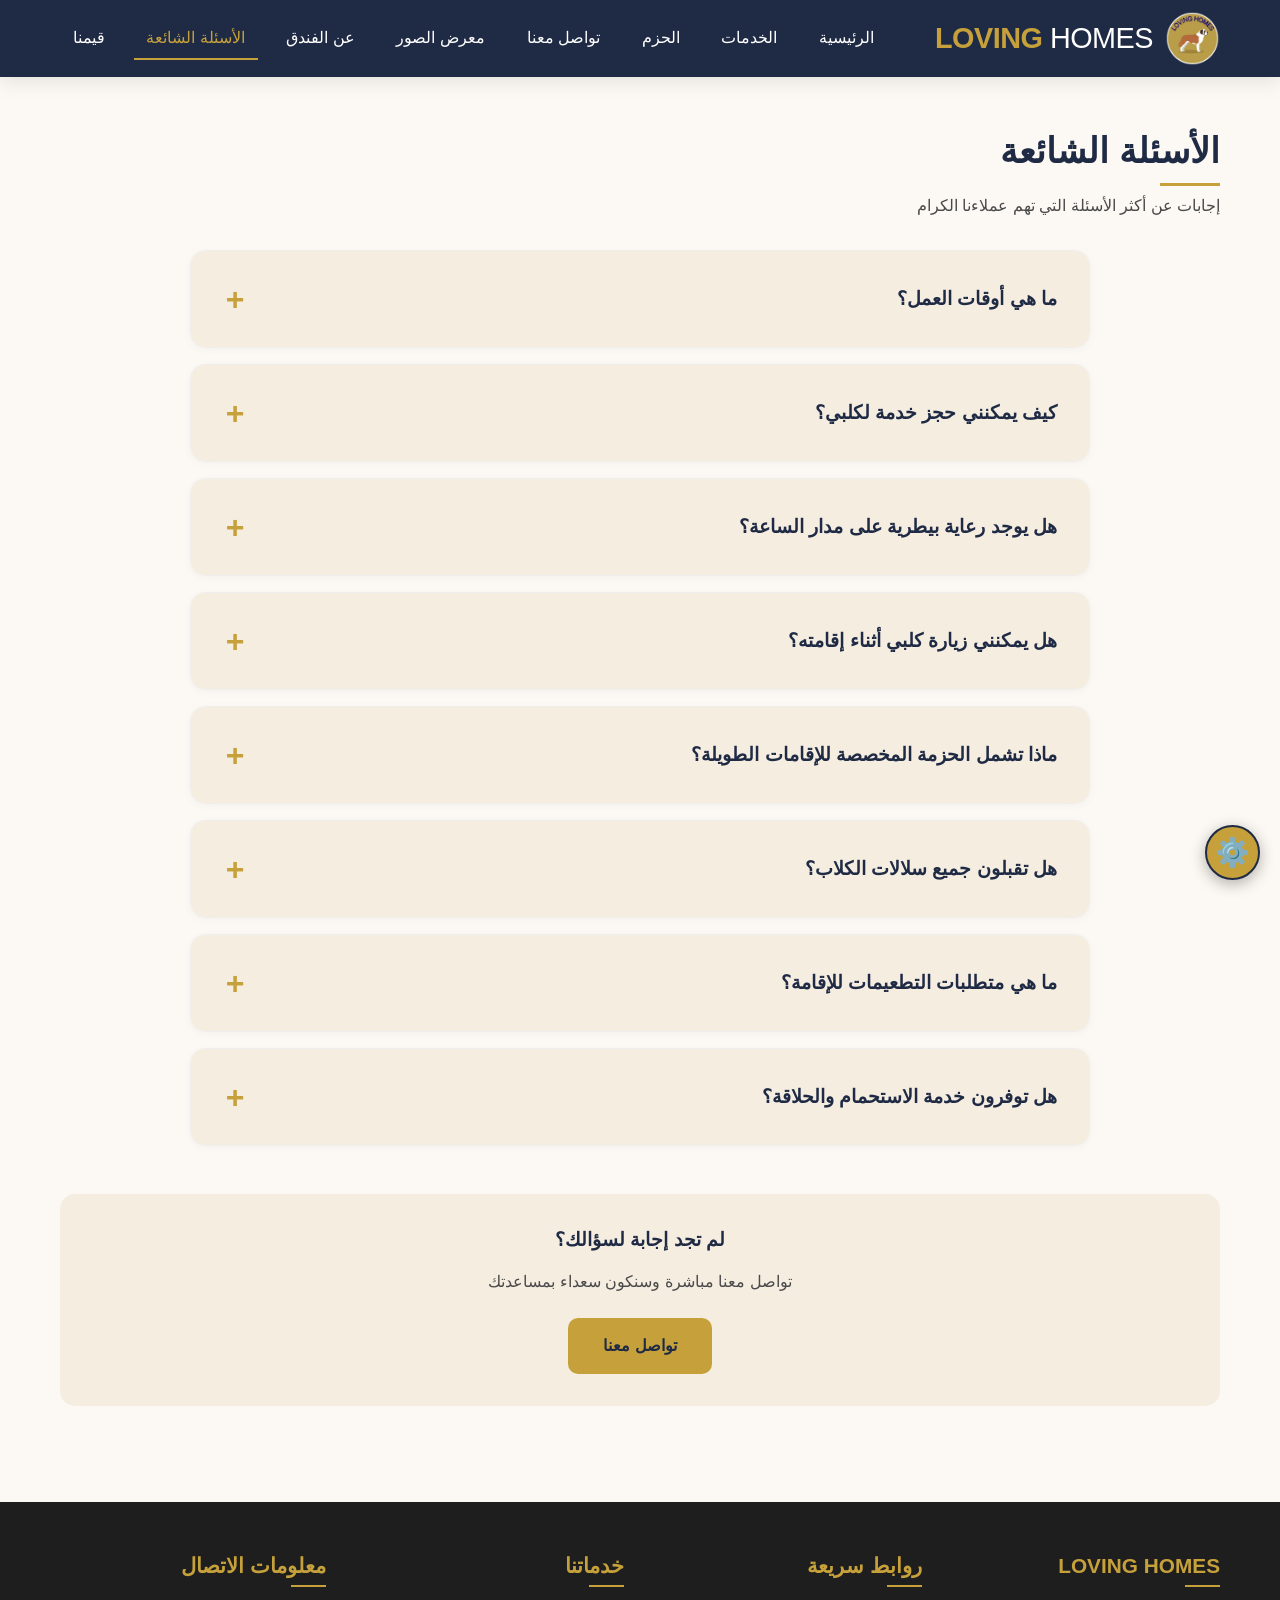
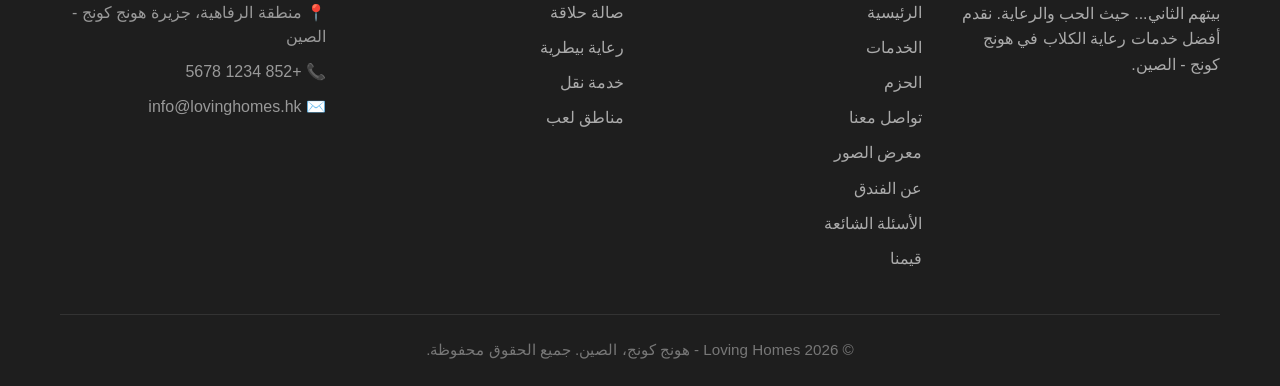
<file: 7.html>
<!DOCTYPE html>
<html lang="ar" dir="rtl">
<head>
    <meta charset="UTF-8">
    <meta name="viewport" content="width=device-width, initial-scale=1.0">
    <title>Loving Homes - الأسئلة الشائعة</title>
    <link rel="stylesheet" href="style.css">
    <style>
        .logo-link {
            display: flex;
            align-items: center;
            gap: 12px;
            text-decoration: none;
        }
        .logo-image {
            height: 55px;
            width: auto;
            transition: transform 0.2s;
        }
        .logo-image:hover {
            transform: scale(1.05);
        }
        .logo-text {
            color: var(--gold);
            font-size: 1.8rem;
            font-weight: 700;
            letter-spacing: -0.5px;
        }
        .logo-text span {
            color: white;
            font-weight: 300;
        }
        @media (max-width: 768px) {
            .logo-image { height: 45px; }
            .logo-text { font-size: 1.4rem; }
            .logo-link { gap: 8px; }
        }
        @media (max-width: 480px) {
            .logo-image { height: 40px; }
            .logo-text { font-size: 1.2rem; }
        }
    </style>
</head>
<body>
    <nav class="navbar">
        <div class="container nav-container">
            <a href="index.html" class="logo-link">
                <img src="images/logo.jpeg" alt="Loving Homes" class="logo-image">
                <span class="logo-text">LOVING <span>HOMES</span></span>
            </a>
            <button class="hamburger" id="hamburger">
                <span class="bar"></span><span class="bar"></span><span class="bar"></span>
            </button>
<ul class="nav-links" id="navLinks">
    <li><a href="index.html">الرئيسية</a></li>
    <li><a href="2.html">الخدمات</a></li>
    <li><a href="3.html">الحزم</a></li>
    <li><a href="4.html">تواصل معنا</a></li>
    <li><a href="5.html">معرض الصور</a></li>
    <li><a href="6.html">عن الفندق</a></li>
    <li><a href="7.html" class="active">الأسئلة الشائعة</a></li>
    <li><a href="8.html">قيمنا</a></li>
</ul>
        </div>
    </nav>
    
    <section class="section" style="padding-top: 3rem;">
        <div class="container">
            <h2>الأسئلة الشائعة</h2>
            <p style="font-size: 1rem; margin-bottom: 2rem; color: var(--gray);">إجابات عن أكثر الأسئلة التي تهم عملاءنا الكرام</p>
            
            <div class="faq-section" style="margin-top: 0;">
                <div class="faq-container" style="max-width: 900px;">
                    
                    <div class="faq-item">
                        <div class="faq-question">
                            <span>ما هي أوقات العمل؟</span>
                            <span class="faq-icon">+</span>
                        </div>
                        <div class="faq-answer">
                            <p>نعمل على مدار الساعة طوال أيام الأسبوع، 24 ساعة. فريقنا متواجد دائماً لخدمتكم.</p>
                        </div>
                    </div>
                    
                    <div class="faq-item">
                        <div class="faq-question">
                            <span>كيف يمكنني حجز خدمة لكلبي؟</span>
                            <span class="faq-icon">+</span>
                        </div>
                        <div class="faq-answer">
                            <p>يمكنك تعبئة نموذج الحجز في صفحة التواصل، وسنقوم بالتواصل معك خلال 24 ساعة لتأكيد الحجز.</p>
                        </div>
                    </div>
                    
                    <div class="faq-item">
                        <div class="faq-question">
                            <span>هل يوجد رعاية بيطرية على مدار الساعة؟</span>
                            <span class="faq-icon">+</span>
                        </div>
                        <div class="faq-answer">
                            <p>نعم، يوجد طبيب بيطري متفرغ 24 ساعة طوال أيام الأسبوع لضمان صحة وسلامة كلبك.</p>
                        </div>
                    </div>
                    
                    <div class="faq-item">
                        <div class="faq-question">
                            <span>هل يمكنني زيارة كلبي أثناء إقامته؟</span>
                            <span class="faq-icon">+</span>
                        </div>
                        <div class="faq-answer">
                            <p>نعم، يمكنك زيارة كلبك في أي وقت خلال ساعات العمل الرسمية (8 صباحاً - 10 مساءً). نرحب بزيارتك دائماً.</p>
                        </div>
                    </div>
                    
                    <div class="faq-item">
                        <div class="faq-question">
                            <span>ماذا تشمل الحزمة المخصصة للإقامات الطويلة؟</span>
                            <span class="faq-icon">+</span>
                        </div>
                        <div class="faq-answer">
                            <p>الحزمة المخصصة تصمم حسب احتياجات كلبك ومدة الإقامة. نناقش معك التفاصيل ونقدم لك عرضاً مناسباً.</p>
                        </div>
                    </div>
                    
                    <div class="faq-item">
                        <div class="faq-question">
                            <span>هل تقبلون جميع سلالات الكلاب؟</span>
                            <span class="faq-icon">+</span>
                        </div>
                        <div class="faq-answer">
                            <p>نعم، نقبل جميع السلالات بشرط أن تكون مطعمة بشكل كامل وأن تكون اجتماعية مع الكلاب الأخرى.</p>
                        </div>
                    </div>
                    
                    <div class="faq-item">
                        <div class="faq-question">
                            <span>ما هي متطلبات التطعيمات للإقامة؟</span>
                            <span class="faq-icon">+</span>
                        </div>
                        <div class="faq-answer">
                            <p>نطلب تطعيمات السعار والدستمبر والبارفو والكحة بالإضافة إلى تطعيم الإنفلونزا للكلاب.</p>
                        </div>
                    </div>
                    
                    <div class="faq-item">
                        <div class="faq-question">
                            <span>هل توفرون خدمة الاستحمام والحلاقة؟</span>
                            <span class="faq-icon">+</span>
                        </div>
                        <div class="faq-answer">
                            <p>نعم، لدينا صالة حلاقة متكاملة ومنتجع للكلاب ضمن الخدمات المتوفرة في الفندق.</p>
                        </div>
                    </div>
                    
                </div>
            </div>
            
            <div style="text-align: center; margin-top: 3rem; padding: 2rem; background: var(--beige); border-radius: 15px;">
                <h3 style="color: var(--navy); margin-bottom: 1rem;">لم تجد إجابة لسؤالك؟</h3>
                <p style="color: var(--gray); margin-bottom: 1.5rem;">تواصل معنا مباشرة وسنكون سعداء بمساعدتك</p>
                <a href="4.html" class="btn-gold">تواصل معنا</a>
            </div>
            
        </div>
    </section>
    
    <footer class="footer">
        <div class="container">
            <div class="footer-grid">
                <div class="footer-col"><h4>LOVING HOMES</h4><p style="color:#aaa;line-height:1.6;">بيتهم الثاني... حيث الحب والرعاية. نقدم أفضل خدمات رعاية الكلاب في هونج كونج - الصين.</p></div>
                <div class="footer-col"><h4>روابط سريعة</h4><ul><li><a href="index.html">الرئيسية</a></li><li><a href="2.html">الخدمات</a></li><li><a href="3.html">الحزم</a></li><li><a href="4.html">تواصل معنا</a></li><li><a href="5.html">معرض الصور</a></li><li><a href="6.html">عن الفندق</a></li><li><a href="7.html">الأسئلة الشائعة</a></li><li><a href="8.html">قيمنا</a></li></ul></div>
                <div class="footer-col"><h4>خدماتنا</h4><ul><li><a href="2.html">صالة حلاقة</a></li><li><a href="2.html">رعاية بيطرية</a></li><li><a href="2.html">خدمة نقل</a></li><li><a href="2.html">مناطق لعب</a></li></ul></div>
                <div class="footer-col"><h4>معلومات الاتصال</h4><div class="footer-contact"><p>📍 منطقة الرفاهية، جزيرة هونج كونج - الصين</p><p>📞 +852 1234 5678</p><p>✉️ info@lovinghomes.hk</p></div></div>
            </div>
            <div class="footer-bottom"><p>© 2026 Loving Homes - هونج كونج، الصين. جميع الحقوق محفوظة.</p></div>
        </div>
    </footer>
    
    <div class="access-toggle" id="accessToggle">⚙️</div>
    <div class="access-panel" id="accessPanel">
        <button class="access-btn" id="zoomIn">🔍+ تكبير</button>
        <button class="access-btn" id="zoomOut">🔍- تصغير</button>
        <button class="access-btn" id="resetZoom">🔄 إعادة تعيين</button><hr>
        <button class="access-btn" id="darkMode">🌙 ليلي</button>
        <button class="access-btn" id="lightMode">☀️ نهاري</button><hr>
        <button class="access-btn" id="translateBtn">🌐 ترجمة</button>
    </div>
    
    <script src="script.js"></script>
</body>
</html>
</file>
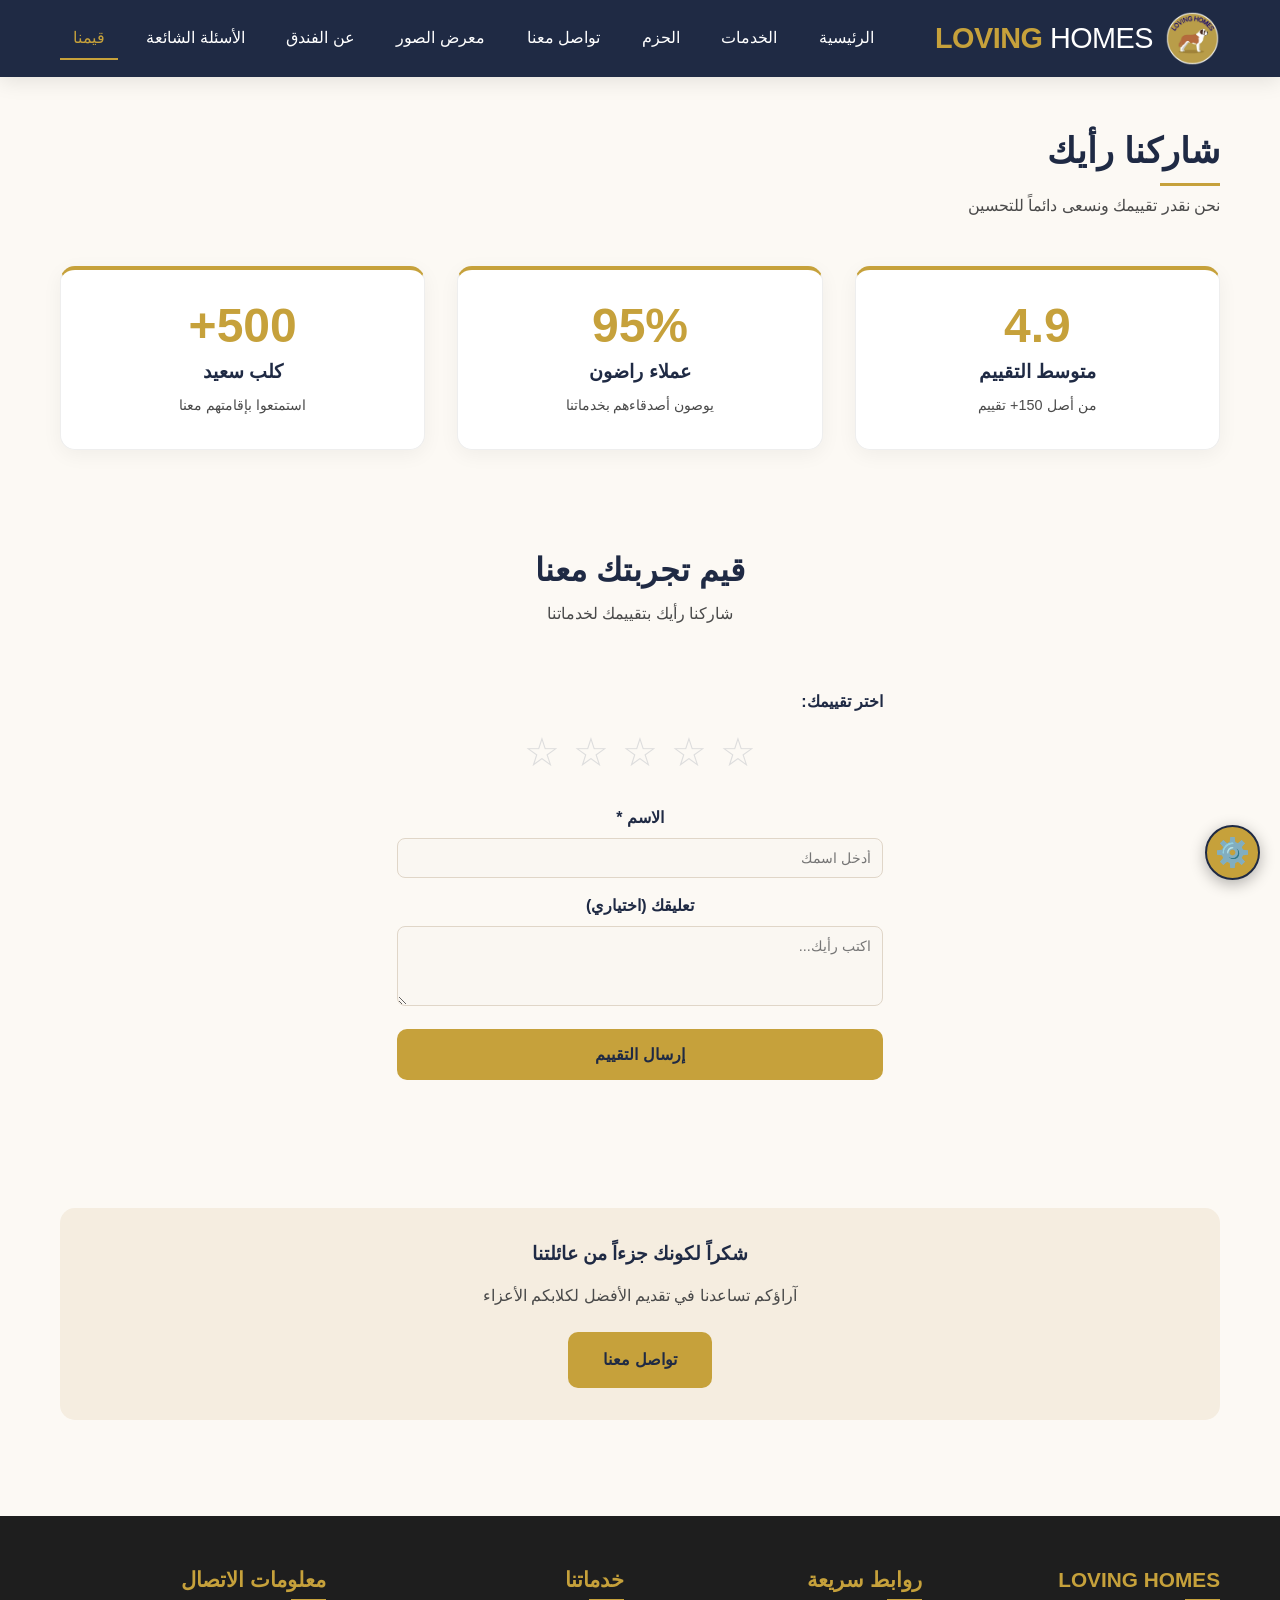
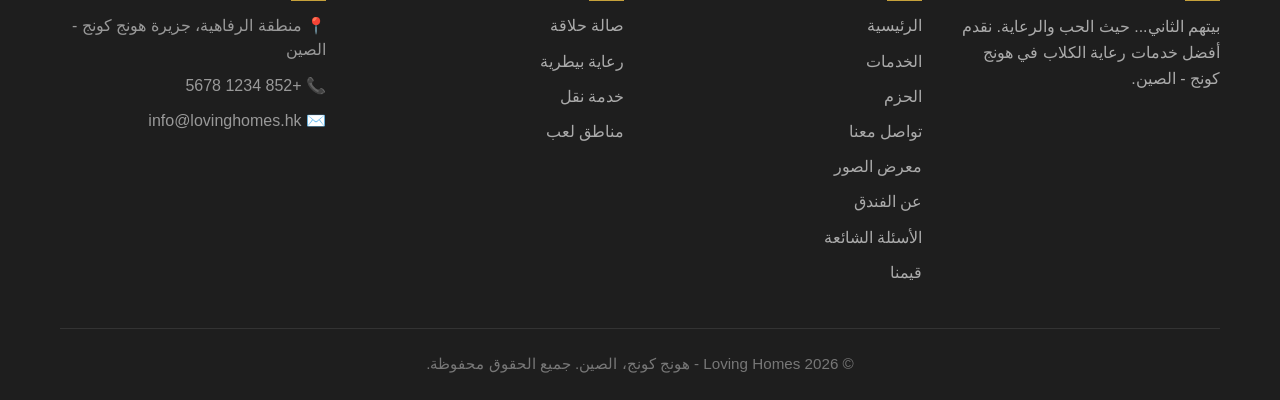
<file: 8.html>
<!DOCTYPE html>
<html lang="ar" dir="rtl">
<head>
    <meta charset="UTF-8">
    <meta name="viewport" content="width=device-width, initial-scale=1.0">
    <title>Loving Homes - قيمنا</title>
    <link rel="stylesheet" href="style.css">
    <style>
        .logo-link {
            display: flex;
            align-items: center;
            gap: 12px;
            text-decoration: none;
        }
        .logo-image {
            height: 55px;
            width: auto;
            transition: transform 0.2s;
        }
        .logo-image:hover {
            transform: scale(1.05);
        }
        .logo-text {
            color: var(--gold);
            font-size: 1.8rem;
            font-weight: 700;
            letter-spacing: -0.5px;
        }
        .logo-text span {
            color: white;
            font-weight: 300;
        }
        @media (max-width: 768px) {
            .logo-image { height: 45px; }
            .logo-text { font-size: 1.4rem; }
            .logo-link { gap: 8px; }
        }
        @media (max-width: 480px) {
            .logo-image { height: 40px; }
            .logo-text { font-size: 1.2rem; }
        }
        .rating-stats {
            display: grid;
            grid-template-columns: repeat(auto-fit, minmax(200px, 1fr));
            gap: 2rem;
            margin: 3rem 0;
            text-align: center;
        }
        .stat-item {
            background: white;
            padding: 2rem;
            border-radius: 15px;
            box-shadow: 0 5px 20px rgba(0,0,0,0.05);
            border: 1px solid #eee;
            border-top: 4px solid var(--gold);
        }
        .stat-number {
            font-size: 3rem;
            font-weight: 700;
            color: var(--gold);
            line-height: 1;
            margin-bottom: 0.5rem;
        }
        .stat-label {
            color: var(--navy);
            font-size: 1.2rem;
            font-weight: 600;
            margin-bottom: 0.5rem;
        }
        .stat-desc {
            color: var(--gray);
            font-size: 0.9rem;
        }
        .all-reviews-link {
            display: inline-block;
            margin-top: 1rem;
            color: var(--gold);
            text-decoration: none;
            font-weight: 600;
        }
        .all-reviews-link:hover {
            text-decoration: underline;
        }
        body.dark-mode .stat-item {
            background: #2a2a2a;
            border-color: #444;
        }
        body.dark-mode .stat-label {
            color: #f0f0f0;
        }
        .rating-form-container {
            max-width: 550px;
            margin: 0 auto;
            padding: 2rem;
            background: transparent;
            border-radius: 0;
            box-shadow: none;
        }
        /* إزالة الخط الذهبي من يمين نموذج التقييم */
        .rating-form-container .field-error {
            border-right: none !important;
        }
    </style>
</head>
<body>
    <nav class="navbar">
        <div class="container nav-container">
            <a href="index.html" class="logo-link">
                <img src="images/logo.jpeg" alt="Loving Homes" class="logo-image">
                <span class="logo-text">LOVING <span>HOMES</span></span>
            </a>
            <button class="hamburger" id="hamburger">
                <span class="bar"></span><span class="bar"></span><span class="bar"></span>
            </button>
<ul class="nav-links" id="navLinks">
    <li><a href="index.html">الرئيسية</a></li>
    <li><a href="2.html">الخدمات</a></li>
    <li><a href="3.html">الحزم</a></li>
    <li><a href="4.html">تواصل معنا</a></li>
    <li><a href="5.html">معرض الصور</a></li>
    <li><a href="6.html">عن الفندق</a></li>
    <li><a href="7.html">الأسئلة الشائعة</a></li>
    <li><a href="8.html" class="active">قيمنا</a></li>
</ul>
        </div>
    </nav>
    
    <section class="section" style="padding-top: 3rem;">
        <div class="container">
            <h2>شاركنا رأيك</h2>
            <p style="font-size: 1rem; margin-bottom: 2rem; color: var(--gray);">نحن نقدر تقييمك ونسعى دائماً للتحسين</p>
            
            <div class="rating-stats">
                <div class="stat-item">
                    <div class="stat-number">4.9</div>
                    <div class="stat-label">متوسط التقييم</div>
                    <div class="stat-desc">من أصل 150+ تقييم</div>
                </div>
                <div class="stat-item">
                    <div class="stat-number">95%</div>
                    <div class="stat-label">عملاء راضون</div>
                    <div class="stat-desc">يوصون أصدقاءهم بخدماتنا</div>
                </div>
                <div class="stat-item">
                    <div class="stat-number">500+</div>
                    <div class="stat-label">كلب سعيد</div>
                    <div class="stat-desc">استمتعوا بإقامتهم معنا</div>
                </div>
            </div>
            
            <div class="user-rating-section" style="background: transparent; padding: 3rem 0;">
                <div class="container" style="padding: 0;">
                    <h2 style="text-align: center; width: 100%;">قيم تجربتك معنا</h2>
                    <p style="color:var(--gray); margin-bottom: 2rem; text-align: center;">شاركنا رأيك بتقييمك لخدماتنا</p>
                    
                    <div class="rating-form-container">
                        <form id="userRatingForm">
                            <div class="rating-stars-input">
                                <label>اختر تقييمك:</label>
                                <div class="stars-container">
                                    <span class="star" data-value="1">☆</span>
                                    <span class="star" data-value="2">☆</span>
                                    <span class="star" data-value="3">☆</span>
                                    <span class="star" data-value="4">☆</span>
                                    <span class="star" data-value="5">☆</span>
                                </div>
                                <input type="hidden" id="ratingValue" name="rating" required>
                                <div id="ratingError" class="field-error"></div>
                            </div>
                            
                            <div class="form-group">
                                <label for="ratingName">الاسم *</label>
                                <input type="text" id="ratingName" placeholder="أدخل اسمك">
                                <div id="ratingNameError" class="field-error"></div>
                            </div>
                            
                            <div class="form-group">
                                <label for="ratingComment">تعليقك (اختياري)</label>
                                <textarea id="ratingComment" rows="3" placeholder="اكتب رأيك..."></textarea>
                            </div>
                            
                            <button type="submit" class="btn-gold" style="width:100%;">إرسال التقييم</button>
                            <div id="ratingFormMessage" class="form-message"></div>
                        </form>
                    </div>
                </div>
            </div>
            
            <div style="text-align: center; margin-top: 3rem; padding: 2rem; background: var(--beige); border-radius: 15px;">
                <h3 style="color: var(--navy); margin-bottom: 1rem;">شكراً لكونك جزءاً من عائلتنا</h3>
                <p style="color: var(--gray); margin-bottom: 1.5rem;">آراؤكم تساعدنا في تقديم الأفضل لكلابكم الأعزاء</p>
                <a href="4.html" class="btn-gold">تواصل معنا</a>
            </div>
            
        </div>
    </section>
    
    <footer class="footer">
        <div class="container">
            <div class="footer-grid">
                <div class="footer-col"><h4>LOVING HOMES</h4><p style="color:#aaa;line-height:1.6;">بيتهم الثاني... حيث الحب والرعاية. نقدم أفضل خدمات رعاية الكلاب في هونج كونج - الصين.</p></div>
                <div class="footer-col"><h4>روابط سريعة</h4><ul><li><a href="index.html">الرئيسية</a></li><li><a href="2.html">الخدمات</a></li><li><a href="3.html">الحزم</a></li><li><a href="4.html">تواصل معنا</a></li><li><a href="5.html">معرض الصور</a></li><li><a href="6.html">عن الفندق</a></li><li><a href="7.html">الأسئلة الشائعة</a></li><li><a href="8.html">قيمنا</a></li></ul></div>
                <div class="footer-col"><h4>خدماتنا</h4><ul><li><a href="2.html">صالة حلاقة</a></li><li><a href="2.html">رعاية بيطرية</a></li><li><a href="2.html">خدمة نقل</a></li><li><a href="2.html">مناطق لعب</a></li></ul></div>
                <div class="footer-col"><h4>معلومات الاتصال</h4><div class="footer-contact"><p>📍 منطقة الرفاهية، جزيرة هونج كونج - الصين</p><p>📞 +852 1234 5678</p><p>✉️ info@lovinghomes.hk</p></div></div>
            </div>
            <div class="footer-bottom"><p>© 2026 Loving Homes - هونج كونج، الصين. جميع الحقوق محفوظة.</p></div>
        </div>
    </footer>
    
    <div class="access-toggle" id="accessToggle">⚙️</div>
    <div class="access-panel" id="accessPanel">
        <button class="access-btn" id="zoomIn">🔍+ تكبير</button>
        <button class="access-btn" id="zoomOut">🔍- تصغير</button>
        <button class="access-btn" id="resetZoom">🔄 إعادة تعيين</button><hr>
        <button class="access-btn" id="darkMode">🌙 ليلي</button>
        <button class="access-btn" id="lightMode">☀️ نهاري</button><hr>
        <button class="access-btn" id="translateBtn">🌐 ترجمة</button>
    </div>
    
    <script src="script.js"></script>
</body>
</html>
</file>
<file: style.css>
* {
    margin: 0;
    padding: 0;
    box-sizing: border-box;
    font-family: 'Segoe UI', Tahoma, Geneva, Verdana, sans-serif;
}

html {
    font-size: 16px;
}

body {
    background-color: #fcf9f4;
    color: #1a1a1a;
    line-height: 1.5;
    transition: background-color 0.3s, color 0.3s;
}

:root {
    --gold: #c6a13b;
    --gold-light: #e5d3a8;
    --gold-soft: #fdf7e6;
    --beige: #f5ede0;
    --navy: #1f2a44;
    --navy-light: #2c3a5e;
    --black: #1e1e1e;
    --gray: #4a4a4a;
    --gray-light: #666;
    --error-bg: #fee9e9;
    --error-border: #f5c6cb;
    --error-text: #721c24;
}

.container {
    max-width: 1200px;
    margin: 0 auto;
    padding: 0 1.25rem;
}

h2 {
    font-size: 2.2rem;
    color: var(--navy);
    margin-bottom: 1rem;
    position: relative;
    display: inline-block;
    text-align: right;
    width: 100%;
}
h2:after {
    content: '';
    position: absolute;
    bottom: -0.5rem;
    right: 0;
    width: 3.75rem;
    height: 3px;
    background: var(--gold);
}

.navbar {
    background: var(--navy);
    padding: 0.7rem 0;
    position: sticky;
    top: 0;
    z-index: 100;
    box-shadow: 0 4px 20px rgba(0,0,0,0.1);
}

.nav-container {
    display: flex;
    justify-content: space-between;
    align-items: center;
}

.logo-link {
    display: flex;
    align-items: center;
    gap: 0.75rem;
    text-decoration: none;
}

.logo-image {
    height: 55px;
    width: auto;
    transition: transform 0.2s;
}

.logo-image:hover {
    transform: scale(1.05);
}

.logo-text {
    color: var(--gold);
    font-size: 1.8rem;
    font-weight: 700;
    letter-spacing: -0.5px;
}

.logo-text span {
    color: white;
    font-weight: 300;
}
.nav-links {
    display: flex;
    gap: 1rem;
    list-style: none;
    align-items: center;
    justify-content: center;
    flex-wrap: wrap;
}

.nav-links li {
    flex: 0 1 auto;
    min-width: fit-content;
}

.nav-links a {
    color: white;
    text-decoration: none;
    font-weight: 500;
    font-size: 1rem;
    transition: 0.3s;
    padding: 0.5rem 0.8rem;
    border-bottom: 2px solid transparent;
    white-space: nowrap;
    display: inline-block;
    text-align: center;
}

@media (max-width: 992px) {
    .nav-links {
        gap: 0.8rem;
        justify-content: center;
    }
    .nav-links a {
        font-size: 0.9rem;
        padding: 0.4rem 0.6rem;
    }
}

@media (max-width: 768px) {
    .nav-links {
        position: fixed;
        right: -100%;
        top: 70px;
        flex-direction: column;
        background: var(--navy);
        width: 100%;
        text-align: center;
        transition: 0.3s;
        padding: 1.5rem 0;
        gap: 1rem;
        box-shadow: 0 10px 20px rgba(0,0,0,0.2);
        flex-wrap: nowrap;
    }
    .nav-links.active {
        right: 0;
    }
    .nav-links a {
        font-size: 1rem;
        padding: 0.5rem 1rem;
        width: 100%;
    }
}
.hamburger {
    display: none;
    background: none;
    border: none;
    cursor: pointer;
    padding: 0.5rem;
}
.bar {
    display: block;
    width: 25px;
    height: 3px;
    margin: 5px auto;
    background: white;
    transition: 0.3s;
}

.section {
    padding: 3rem 0;
}
.section-light {
    background: var(--beige);
}
.section-dark {
    background: var(--navy);
    color: white;
}
.section-dark h2 {
    color: white;
}
.section-dark h2:after {
    background: var(--gold);
}

.hero {
    background: linear-gradient(135deg, var(--navy) 0%, #141c2c 100%);
    color: white;
    padding: 3rem 0;
    text-align: center;
}

.hero-content {
    max-width: 800px;
    margin: 0 auto;
}

.hero-label {
    color: var(--gold);
    font-size: 1rem;
    letter-spacing: 1.5px;
    margin-bottom: 1rem;
}

.hero-title {
    font-size: 3.5rem;
    margin-bottom: 1.5rem;
    line-height: 1.2;
}
.hero-title span {
    color: var(--gold);
}

.hero-description {
    font-size: 1.2rem;
    margin-bottom: 2rem;
    opacity: 0.9;
}

.cards-grid {
    display: grid;
    grid-template-columns: repeat(auto-fit, minmax(280px, 1fr));
    gap: 2rem;
    margin-top: 2rem;
}

.card {
    background: white;
    border-radius: 12px;
    padding: 2rem;
    box-shadow: 0 5px 20px rgba(0,0,0,0.05);
    transition: 0.3s;
    border: 1px solid #eee;
    height: 100%;
}
.card:hover {
    transform: translateY(-5px);
    box-shadow: 0 15px 30px rgba(31,42,68,0.1);
}

.card-gold {
    border-top: 4px solid var(--gold);
}

.card h3 {
    font-size: 1.6rem;
    margin-bottom: 1rem;
    color: var(--navy);
    text-align: center;
    border-bottom: 1px solid var(--gold-light);
    padding-bottom: 0.5rem;
}

.card p {
    color: var(--gray);
    font-size: 1rem;
}

.services-grid {
    display: grid;
    grid-template-columns: repeat(auto-fit, minmax(320px, 1fr));
    gap: 2rem;
    margin-top: 2rem;
}

.service-card {
    background: white;
    border-radius: 12px;
    overflow: hidden;
    box-shadow: 0 5px 20px rgba(0,0,0,0.05);
    border: 1px solid #eee;
    transition: 0.3s;
    height: 100%;
}
.service-card:hover {
    transform: translateY(-5px);
    box-shadow: 0 15px 30px rgba(31,42,68,0.1);
}

.service-header {
    background: var(--navy);
    color: white;
    padding: 1.2rem;
    text-align: center;
}
.service-header h3 {
    color: var(--gold);
    font-size: 1.4rem;
    margin: 0;
}

.service-body {
    padding: 1.5rem;
    background: white;
}
.service-body ul {
    list-style: none;
}
.service-body li {
    margin-bottom: 0.8rem;
    display: flex;
    align-items: flex-start;
    gap: 8px;
    color: var(--gray);
    font-size: 1rem;
}
.service-body li:before {
    content: "✓";
    color: var(--gold);
    font-weight: bold;
    font-size: 1.2rem;
    margin-left: 8px;
}

.other-facilities-section {
    margin-top: 2.5rem;
}
.other-facilities-title {
    text-align: right;
    margin-bottom: 1rem;
}
.other-facilities-title h3 {
    font-size: 2rem;
    color: var(--navy);
    margin-bottom: 0.5rem;
    position: relative;
    display: inline-block;
}
.other-facilities-title h3:after {
    content: '';
    position: absolute;
    bottom: -6px;
    right: 0;
    width: 45px;
    height: 2px;
    background: var(--gold);
}
.other-facilities-title p {
    font-size: 1rem;
    color: var(--gray);
    margin-top: 0.8rem;
}

.packages-grid {
    display: grid;
    grid-template-columns: repeat(auto-fit, minmax(300px, 1fr));
    gap: 2rem;
    margin-top: 2rem;
}

.package-card {
    background: white;
    border-radius: 12px;
    overflow: hidden;
    box-shadow: 0 5px 20px rgba(0,0,0,0.05);
    border: 1px solid #eee;
    transition: 0.3s;
    position: relative;
}
.package-card:hover {
    transform: translateY(-5px);
    box-shadow: 0 15px 30px rgba(31,42,68,0.15);
}

.package-card.premium {
    background: var(--gold-soft);
    border: 2px solid var(--gold);
    transform: scale(1.02);
    box-shadow: 0 10px 30px rgba(198, 161, 59, 0.15);
}
.package-card.premium:hover {
    transform: scale(1.02) translateY(-5px);
    box-shadow: 0 20px 40px rgba(198, 161, 59, 0.2);
}

.package-badge {
    position: absolute;
    top: 12px;
    left: 12px;
    background: var(--gold);
    color: var(--navy);
    padding: 0.3rem 0.8rem;
    border-radius: 20px;
    font-weight: 700;
    font-size: 0.8rem;
    letter-spacing: 0.5px;
}

.package-header {
    background: var(--navy);
    color: white;
    padding: 1.2rem;
    text-align: center;
}
.package-card.premium .package-header {
    background: var(--gold);
}
.package-card.premium .package-header h3 {
    color: var(--navy);
}

.package-header h3 {
    color: var(--gold);
    font-size: 1.8rem;
    margin-bottom: 0.3rem;
}

.package-body {
    padding: 1.5rem;
}
.package-body ul {
    list-style: none;
}
.package-body li {
    margin-bottom: 0.8rem;
    display: flex;
    align-items: flex-start;
    gap: 8px;
    color: var(--gray);
    border-bottom: 1px dashed #eee;
    padding-bottom: 0.5rem;
    font-size: 1rem;
}
.package-body li:last-child {
    border-bottom: none;
}
.package-body li:before {
    content: "✓";
    color: var(--gold);
    font-weight: bold;
    font-size: 1.2rem;
    margin-left: 8px;
}

.packages-descriptions {
    margin: 2rem 0;
    display: grid;
    grid-template-columns: repeat(3, 1fr);
    gap: 2rem;
}

.package-desc-box {
    background: var(--beige);
    padding: 1.2rem;
    border-radius: 12px;
    border-right: 4px solid var(--gold);
}
.package-desc-box h4 {
    color: var(--navy);
    font-size: 1.2rem;
    margin-bottom: 0.5rem;
}
.package-desc-box p {
    color: var(--gray);
    font-size: 0.95rem;
    line-height: 1.5;
}
.package-desc-box.premium-desc {
    background: var(--gold-soft);
    border-right: 4px solid var(--navy);
}

.custom-packages {
    background: var(--navy);
    color: white;
    padding: 2rem;
    border-radius: 12px;
    margin-top: 1rem;
    text-align: center;
}
.custom-packages h3 {
    color: var(--gold);
    font-size: 1.8rem;
    margin-bottom: 1rem;
}
.custom-packages p {
    font-size: 1.1rem;
    margin-bottom: 1.2rem;
    max-width: 700px;
    margin-left: auto;
    margin-right: auto;
    opacity: 0.95;
}

.contact-form {
    background: white;
    padding: 2rem;
    border-radius: 12px;
    max-width: 750px;
    margin: 0 auto;
    box-shadow: 0 15px 30px rgba(31,42,68,0.1);
}

.form-group {
    margin-bottom: 1.5rem;
}
.form-group label {
    display: block;
    margin-bottom: 0.5rem;
    color: var(--navy);
    font-weight: 600;
    font-size: 1rem;
}

.form-group input,
.form-group select,
.form-group textarea {
    width: 100%;
    padding: 0.8rem;
    border: 1.5px solid #e0d6c8;
    border-radius: 10px;
    font-size: 1rem;
    transition: 0.3s;
    background: #faf7f2;
}

.form-group input:focus,
.form-group select:focus,
.form-group textarea:focus {
    outline: none;
    border-color: var(--gold);
}

.form-group textarea {
    resize: vertical;
    min-height: 100px;
    max-height: 200px;
}

.field-error {
    color: var(--error-text);
    font-size: 0.9rem;
    margin-top: 0.3rem;
    display: none;
    background: var(--error-bg);
    padding: 0.3rem 0.8rem;
    border-radius: 4px;
    border-right: 3px solid #f5c6cb;
}
.field-error.show {
    display: block;
}

.form-hint {
    font-size: 0.8rem;
    color: var(--gray-light);
    margin-top: 0.2rem;
    font-style: italic;
}

.btn {
    background: var(--navy);
    color: white;
    border: none;
    padding: 1rem 2rem;
    font-size: 1.1rem;
    border-radius: 10px;
    cursor: pointer;
    transition: 0.3s;
    font-weight: 600;
    width: 100%;
}
.btn:hover {
    background: var(--gold);
    color: var(--navy);
}

.btn-gold {
    background: var(--gold);
    color: var(--navy);
    border: none;
    padding: 1rem 2.2rem;
    border-radius: 10px;
    font-weight: 600;
    text-decoration: none;
    display: inline-block;
    font-size: 1rem;
}
.btn-gold:hover {
    background: var(--navy);
    color: white;
}

.form-message {
    margin-top: 1rem;
    padding: 1rem;
    border-radius: 8px;
    display: none;
    font-size: 0.95rem;
    text-align: center;
}
.form-message.success {
    background: #d4edda;
    color: #155724;
    border: 1px solid #c3e6cb;
    display: block;
}
.form-message.error {
    background: #f8d7da;
    color: #721c24;
    border: 1px solid #f5c6cb;
    display: block;
}
.form-message.warning {
    background: #fff3cd;
    color: #856404;
    border: 1px solid #ffeeba;
    display: block;
}
.form-message.info {
    background: #d1ecf1;
    color: #0c5460;
    border: 1px solid #bee5eb;
    display: block;
}

.confirmation-box {
    background: #fff3cd;
    border: 2px solid #ffeeba;
    border-radius: 8px;
    padding: 1rem;
    margin: 0.5rem 0;
}
.confirmation-box p {
    margin-bottom: 0.8rem;
    color: #856404;
    font-size: 0.95rem;
}
.confirm-btn {
    background: var(--gold);
    color: var(--navy);
    border: none;
    padding: 0.5rem 1.2rem;
    border-radius: 6px;
    font-weight: 600;
    font-size: 0.9rem;
    cursor: pointer;
    margin: 0 0.3rem;
}
.confirm-btn:hover {
    background: var(--navy);
    color: white;
}
.cancel-btn {
    background: #e0d6c8;
    color: var(--gray);
    border: none;
    padding: 0.5rem 1.2rem;
    border-radius: 6px;
    font-weight: 600;
    font-size: 0.9rem;
    cursor: pointer;
    margin: 0 0.3rem;
}
.cancel-btn:hover {
    background: var(--gray);
    color: white;
}

.footer {
    background: var(--black);
    color: #999;
    padding: 3rem 0 1.5rem;
    margin-top: 3rem;
    font-size: 1rem;
}

.footer-grid {
    display: grid;
    grid-template-columns: repeat(auto-fit, minmax(220px, 1fr));
    gap: 2rem;
    margin-bottom: 2rem;
}

.footer-col h4 {
    color: var(--gold);
    font-size: 1.3rem;
    margin-bottom: 1.2rem;
    position: relative;
}
.footer-col h4:after {
    content: '';
    position: absolute;
    bottom: -6px;
    right: 0;
    width: 35px;
    height: 2px;
    background: var(--gold);
}

.footer-col ul {
    list-style: none;
}
.footer-col li {
    margin-bottom: 0.7rem;
}
.footer-col a {
    color: #aaa;
    text-decoration: none;
    transition: 0.3s;
    font-size: 1rem;
}
.footer-col a:hover {
    color: var(--gold);
    padding-right: 5px;
}

.footer-contact p {
    margin-bottom: 0.7rem;
    font-size: 1rem;
}

.footer-bottom {
    text-align: center;
    padding-top: 1.5rem;
    border-top: 1px solid #333;
    color: #777;
    font-size: 0.95rem;
}

.gallery-grid {
    display: grid;
    grid-template-columns: repeat(auto-fill, minmax(240px, 1fr));
    gap: 1rem;
    margin: 1.5rem 0;
    content-visibility: auto;
    contain-intrinsic-size: 200px;
}

.gallery-item {
    cursor: pointer;
    transition: 0.2s;
    opacity: 0;
    animation: fadeIn 0.3s ease forwards;
    background: #f5f5f5;
    border-radius: 8px;
    overflow: hidden;
}

.gallery-item:nth-child(1) { animation-delay: 0.05s; }
.gallery-item:nth-child(2) { animation-delay: 0.1s; }
.gallery-item:nth-child(3) { animation-delay: 0.15s; }
.gallery-item:nth-child(4) { animation-delay: 0.2s; }
.gallery-item:nth-child(5) { animation-delay: 0.25s; }
.gallery-item:nth-child(6) { animation-delay: 0.3s; }
.gallery-item:nth-child(7) { animation-delay: 0.35s; }
.gallery-item:nth-child(8) { animation-delay: 0.4s; }
.gallery-item:nth-child(9) { animation-delay: 0.45s; }
.gallery-item:nth-child(10) { animation-delay: 0.5s; }
.gallery-item:nth-child(11) { animation-delay: 0.55s; }
.gallery-item:nth-child(12) { animation-delay: 0.6s; }
.gallery-item:nth-child(13) { animation-delay: 0.65s; }
.gallery-item:nth-child(14) { animation-delay: 0.7s; }
.gallery-item:nth-child(15) { animation-delay: 0.75s; }
.gallery-item:nth-child(16) { animation-delay: 0.8s; }
.gallery-item:nth-child(17) { animation-delay: 0.85s; }
.gallery-item:nth-child(18) { animation-delay: 0.9s; }
.gallery-item:nth-child(19) { animation-delay: 0.95s; }
.gallery-item:nth-child(20) { animation-delay: 1s; }
.gallery-item:nth-child(21) { animation-delay: 1.05s; }

@keyframes fadeIn {
    to { opacity: 1; }
}

.gallery-item:hover {
    transform: scale(1.02);
}

.gallery-item img {
    width: 100%;
    height: 180px;
    object-fit: cover;
    border-bottom: 2px solid transparent;
    transition: 0.2s;
    background: #e0e0e0;
}

.gallery-item:hover img {
    border-bottom-color: var(--gold);
}

.modal {
    display: none;
    position: fixed;
    z-index: 9999;
    left: 0;
    top: 0;
    width: 100%;
    height: 100%;
    background-color: rgba(0, 0, 0, 0.95);
    align-items: center;
    justify-content: center;
}

.modal-content {
    max-width: 90%;
    max-height: 90vh;
    object-fit: contain;
    border-radius: 8px;
    border: 3px solid var(--gold);
    animation: zoom 0.2s ease;
}

@keyframes zoom {
    from {transform: scale(0.9); opacity: 0;}
    to {transform: scale(1); opacity: 1;}
}

.close {
    position: absolute;
    top: 20px;
    left: 30px;
    color: white;
    font-size: 40px;
    font-weight: bold;
    cursor: pointer;
    z-index: 10000;
    transition: 0.2s;
    width: 45px;
    height: 45px;
    line-height: 45px;
    text-align: center;
    background: rgba(0,0,0,0.5);
    border-radius: 50%;
}

.close:hover {
    color: var(--gold);
    background: var(--navy);
}

#caption {
    position: absolute;
    bottom: 30px;
    left: 50%;
    transform: translateX(-50%);
    padding: 8px 20px;
    background: var(--navy);
    color: white;
    border-radius: 30px;
    font-size: 1rem;
    border: 2px solid var(--gold);
    white-space: nowrap;
}

/* ===== تسهيلات الوصول ===== */
.access-toggle {
    position: fixed;
    bottom: 20px;
    right: 20px;
    width: 55px;
    height: 55px;
    background: var(--gold);
    color: var(--navy);
    border-radius: 50%;
    display: flex;
    align-items: center;
    justify-content: center;
    font-size: 28px;
    cursor: pointer;
    z-index: 10000;
    box-shadow: 0 4px 15px rgba(0,0,0,0.3);
    border: 2px solid var(--navy);
    transition: 0.3s;
}

.access-toggle:hover {
    transform: scale(1.1) rotate(90deg);
    background: var(--navy);
    color: var(--gold);
    border-color: var(--gold);
}

.access-panel {
    position: fixed;
    bottom: 90px;
    right: 20px;
    background: var(--navy);
    padding: 15px;
    border-radius: 15px;
    display: none;
    flex-direction: column;
    gap: 8px;
    z-index: 9999;
    border: 2px solid var(--gold);
    min-width: 180px;
    box-shadow: 0 10px 30px rgba(0,0,0,0.3);
}

.access-panel.show {
    display: flex;
}

.access-panel .access-btn {
    background: transparent;
    color: white;
    border: 1px solid var(--gold);
    border-radius: 25px;
    padding: 8px 12px;
    font-size: 0.9rem;
    cursor: pointer;
    transition: 0.2s;
    text-align: right;
    width: 100%;
}

.access-panel .access-btn:hover {
    background: var(--gold);
    color: var(--navy);
    transform: translateX(-5px);
}

.access-panel hr {
    margin: 5px 0;
    border: none;
    height: 1px;
    background: var(--gold);
    opacity: 0.3;
}

/* ===== الوضع الليلي المحسن (يشمل كل العناصر) ===== */
body.dark-mode {
    background-color: #121212 !important;
    color: #f0f0f0 !important;
}

body.dark-mode .navbar {
    background: #0a0a0a !important;
    border-bottom: 2px solid var(--gold);
}

body.dark-mode .nav-links a {
    color: #ddd !important;
}

body.dark-mode .nav-links a:hover,
body.dark-mode .nav-links a.active {
    color: var(--gold) !important;
}

body.dark-mode .hamburger .bar {
    background: #ddd !important;
}

body.dark-mode .logo-text span {
    color: #ddd !important;
}

body.dark-mode .hero {
    background: linear-gradient(135deg, #0a0a0a 0%, #1a1a1a 100%) !important;
}

body.dark-mode .section-light {
    background: #1e1e1e !important;
}

body.dark-mode [style*="background: var(--beige)"] {
    background: #1e1e1e !important;
}

body.dark-mode .card,
body.dark-mode .service-card,
body.dark-mode .package-card,
body.dark-mode .contact-form,
body.dark-mode .gallery-item {
    background: #1e1e1e !important;
    border-color: #333 !important;
}

body.dark-mode .card p,
body.dark-mode .service-body li,
body.dark-mode .package-body li,
body.dark-mode .service-body ul li,
body.dark-mode .card ul li {
    color: #ccc !important;
}

body.dark-mode h1,
body.dark-mode h2,
body.dark-mode h3,
body.dark-mode h4,
body.dark-mode .card h3,
body.dark-mode .service-header h3,
body.dark-mode .package-header h3,
body.dark-mode .footer-col h4 {
    color: var(--gold) !important;
}

body.dark-mode .service-header {
    background: #0a0a0a !important;
}

body.dark-mode .package-header {
    background: #0a0a0a !important;
}

body.dark-mode .package-card.premium {
    background: #2a2a1f !important;
    border-color: var(--gold) !important;
}

body.dark-mode .package-card.premium .package-header {
    background: var(--gold) !important;
}
body.dark-mode .package-card.premium .package-header h3 {
    color: var(--navy) !important;
}

body.dark-mode .package-desc-box {
    background: #2a2a2a !important;
    color: #f0f0f0 !important;
}

body.dark-mode .package-desc-box.premium-desc {
    background: #3a3a2a !important;
}

body.dark-mode .footer {
    background: #0a0a0a !important;
    border-top: 2px solid var(--gold);
}

body.dark-mode .footer p,
body.dark-mode .footer a,
body.dark-mode .footer .footer-contact p {
    color: #aaa !important;
}

body.dark-mode .footer a:hover {
    color: var(--gold) !important;
}

body.dark-mode .gallery-caption,
body.dark-mode .gallery-note p {
    color: #ddd !important;
}

body.dark-mode .gallery-note {
    background: #1e1e1e !important;
    border-right-color: var(--gold);
}

body.dark-mode .other-facilities-title h3,
body.dark-mode .other-facilities-title p {
    color: #f0f0f0 !important;
}

body.dark-mode .other-facilities-title h3:after {
    background: var(--gold);
}

body.dark-mode .custom-packages {
    background: #0a0a0a !important;
    border: 2px solid var(--gold);
}

body.dark-mode .custom-packages h3,
body.dark-mode .custom-packages p {
    color: #f0f0f0 !important;
}

body.dark-mode .custom-packages h3 {
    color: var(--gold) !important;
}

body.dark-mode input,
body.dark-mode select,
body.dark-mode textarea {
    background: #2a2a2a !important;
    color: #f0f0f0 !important;
    border-color: #555 !important;
}

body.dark-mode input::placeholder,
body.dark-mode textarea::placeholder {
    color: #aaa !important;
}

body.dark-mode .field-error {
    background: #442222 !important;
    color: #ffaaaa !important;
    border-right-color: #ff5555;
}

body.dark-mode .btn {
    background: var(--gold) !important;
    color: var(--navy) !important;
}
body.dark-mode .btn:hover {
    background: #0a0a0a !important;
    color: var(--gold) !important;
    border: 2px solid var(--gold);
}

body.dark-mode .btn-gold {
    background: var(--gold) !important;
    color: var(--navy) !important;
}
body.dark-mode .btn-gold:hover {
    background: #0a0a0a !important;
    color: var(--gold) !important;
    border: 2px solid var(--gold);
}

body.dark-mode .form-message.success {
    background: #1e3a2a !important;
    color: #aaffaa !important;
    border-color: #2a5a2a;
}

body.dark-mode .form-message.error {
    background: #442222 !important;
    color: #ffaaaa !important;
    border-color: #aa5555;
}

body.dark-mode .form-message.warning {
    background: #443322 !important;
    color: #ffcc88 !important;
    border-color: #aa8833;
}

body.dark-mode .form-message.info {
    background: #223344 !important;
    color: #aaccff !important;
    border-color: #3366aa;
}

body.dark-mode .confirmation-box {
    background: #443322 !important;
    border-color: #aa8833;
}
body.dark-mode .confirmation-box p {
    color: #ffcc88 !important;
}

body.dark-mode .cancel-btn {
    background: #444 !important;
    color: #ddd !important;
}

/* تحكم حجم الخط */
body.zoom-1 { font-size: 14px; }
body.zoom-2 { font-size: 16px; }
body.zoom-3 { font-size: 18px; }
body.zoom-4 { font-size: 20px; }
body.zoom-5 { font-size: 22px; }

@media (max-width: 768px) {
    html {
        font-size: 14px;
    }
    
    .hamburger {
        display: block;
    }
    .hamburger.active .bar:nth-child(2) {
        opacity: 0;
    }
    .hamburger.active .bar:nth-child(1) {
        transform: translateY(8px) rotate(45deg);
    }
    .hamburger.active .bar:nth-child(3) {
        transform: translateY(-8px) rotate(-45deg);
    }
    
    .nav-links {
        position: fixed;
        right: -100%;
        top: 70px;
        flex-direction: column;
        background: var(--navy);
        width: 100%;
        text-align: center;
        transition: 0.3s;
        padding: 1.5rem 0;
        gap: 1.5rem;
        box-shadow: 0 10px 20px rgba(0,0,0,0.2);
    }
    .nav-links.active {
        right: 0;
    }
    
    body.dark-mode .nav-links {
        background: #0a0a0a !important;
    }
    
    .hero-title {
        font-size: 2.5rem;
    }
    
    .packages-descriptions {
        grid-template-columns: 1fr;
    }
    
    .gallery-grid {
        grid-template-columns: repeat(auto-fill, minmax(150px, 1fr));
        gap: 0.8rem;
    }
    
    .gallery-item img {
        height: 130px;
    }
    
    .logo-image {
        height: 45px;
    }
    
    .logo-text {
        font-size: 1.4rem;
    }
    
    .logo-link {
        gap: 8px;
    }
    
    .access-toggle {
        width: 45px;
        height: 45px;
        font-size: 22px;
        bottom: 15px;
        right: 15px;
    }
    
    .access-panel {
        bottom: 75px;
        right: 15px;
        min-width: 150px;
    }
    
    .access-panel .access-btn {
        font-size: 0.8rem;
        padding: 6px 10px;
    }
}

@media (max-width: 480px) {
    .logo-image {
        height: 40px;
    }
    
    .logo-text {
        font-size: 1.2rem;
    }
}

.testimonials-grid {
    display: grid;
    grid-template-columns: repeat(auto-fit, minmax(280px, 1fr));
    gap: 2rem;
    margin-top: 3rem;
}

.testimonial-card {
    background: white;
    padding: 2rem;
    border-radius: 15px;
    box-shadow: 0 5px 20px rgba(0,0,0,0.05);
    border: 1px solid #eee;
    transition: 0.3s;
    text-align: center;
    border-top: 4px solid var(--gold);
}

.testimonial-card:hover {
    transform: translateY(-5px);
    box-shadow: 0 15px 30px rgba(198,161,59,0.1);
}

.stars {
    color: var(--gold);
    font-size: 1.5rem;
    margin-bottom: 1rem;
}

.testimonial-card p {
    font-size: 1rem;
    line-height: 1.6;
    color: var(--gray);
    margin-bottom: 1.5rem;
    font-style: italic;
}

.testimonial-author {
    border-top: 1px dashed var(--gold-light);
    padding-top: 1rem;
}

.testimonial-author strong {
    display: block;
    color: var(--navy);
    font-size: 1.1rem;
    margin-bottom: 0.3rem;
}

.testimonial-author span {
    color: var(--gray-light);
    font-size: 0.9rem;
}
.testimonials-grid {
    display: grid;
    grid-template-columns: repeat(auto-fit, minmax(280px, 1fr));
    gap: 2rem;
    margin-top: 3rem;
}

.testimonial-card {
    background: white;
    padding: 2rem;
    border-radius: 15px;
    box-shadow: 0 5px 20px rgba(0,0,0,0.05);
    border: 1px solid #eee;
    transition: 0.3s;
    text-align: center;
    border-top: 4px solid var(--gold);
}

.testimonial-card:hover {
    transform: translateY(-5px);
    box-shadow: 0 15px 30px rgba(198,161,59,0.1);
}

.stars {
    color: var(--gold);
    font-size: 1.8rem;              /* أكبر وأوضح */
    margin-bottom: 1rem;
    letter-spacing: 3px;
}

.testimonial-card p {
    font-size: 1.2rem;               /* خط كبير وواضح */
    line-height: 1.7;
    color: var(--gray);
    margin-bottom: 1.5rem;
    font-style: normal;               /* ← أهم شيء: لا ميل */
    font-weight: 500;                  /* سمك معتدل */
    padding: 0 0.5rem;
}

.testimonial-author {
    border-top: 1px dashed var(--gold-light);
    padding-top: 1.2rem;
}

.testimonial-author strong {
    display: block;
    color: var(--navy);
    font-size: 1.3rem;                /* اسم أوضح */
    margin-bottom: 0.3rem;
    font-weight: 700;                  /* عريض */
    font-style: normal;
}

.testimonial-author span {
    color: var(--gray-light);
    font-size: 1.1rem;                 /* وصف أوضح */
    font-weight: 400;
    font-style: normal;
}
/* ===== الأسئلة الشائعة ===== */
.faq-section {
    margin-top: 2rem;
    width: 100%;
}

.faq-section h2 {
    font-size: clamp(1.5rem, 5vw, 2.5rem);
    margin-bottom: 2rem;
    text-align: right;  /* ← العنوان فقط على اليمين */
    position: relative;
    width: 100%;
}

.faq-section h2:after {
    content: '';
    position: absolute;
    bottom: -10px;
    right: 0;
    width: 60px;
    height: 3px;
    background: var(--gold);
}

.faq-container {
    max-width: min(900px, 95%);
    margin: 1.5rem auto;  /* ← باقي المحتوى في النص */
    width: 100%;
}

.faq-item {
    background: white;
    border-radius: clamp(8px, 1.5vw, 15px);
    margin-bottom: 1rem;
    border: 1px solid #eee;
    overflow: hidden;
    box-shadow: 0 2px 10px rgba(0,0,0,0.03);
    width: 100%;
}

.faq-question {
    background: var(--beige);
    padding: clamp(0.8rem, 2vw, 1.5rem) clamp(1rem, 3vw, 2rem);
    cursor: pointer;
    display: flex;
    justify-content: space-between;
    align-items: center;
    font-weight: 600;
    color: var(--navy);
    transition: 0.3s;
    font-size: clamp(0.95rem, 2vw, 1.2rem);
    gap: 1rem;
}

.faq-question:hover {
    background: var(--gold-light);
}

.faq-icon {
    font-size: clamp(1.3rem, 3vw, 2rem);
    font-weight: bold;
    color: var(--gold);
    transition: transform 0.3s;
    min-width: 24px;
    text-align: center;
}

.faq-item.active .faq-icon {
    transform: rotate(45deg);
}

.faq-answer {
    max-height: 0;
    padding: 0 clamp(1rem, 3vw, 2rem);
    overflow: hidden;
    transition: max-height 0.4s ease, padding 0.3s ease;
    background: white;
}

.faq-item.active .faq-answer {
    max-height: 300px;
    padding: clamp(1rem, 2vw, 1.5rem) clamp(1rem, 3vw, 2rem);
}

.faq-answer p {
    color: var(--gray);
    line-height: 1.7;
    font-size: clamp(0.9rem, 1.8vw, 1.1rem);
}

/* باقي التنسيقات... */
/* ===== النصائح الإرشادية ===== */
.advice-section {
    margin-top: 3rem;
    padding: 2rem 0;
}

.advice-section h2 {
    font-size: clamp(1.8rem, 4vw, 2.5rem);
    margin-bottom: 0.5rem;
    position: relative;
    display: inline-block;
}

.advice-section h2:after {
    content: '';
    position: absolute;
    bottom: -8px;
    right: 0;
    width: 60px;
    height: 3px;
    background: var(--gold);
}

.advice-grid {
    display: grid;
    grid-template-columns: repeat(auto-fit, minmax(250px, 1fr));
    gap: 1.5rem;
    margin-top: 2.5rem;
}

.advice-card {
    background: white;
    border-radius: 15px;
    padding: 2rem 1.5rem;
    box-shadow: 0 5px 20px rgba(0,0,0,0.05);
    border: 1px solid #eee;
    transition: 0.3s;
    text-align: center;
    border-bottom: 3px solid transparent;
}

.advice-card:hover {
    transform: translateY(-5px);
    box-shadow: 0 15px 30px rgba(198,161,59,0.1);
    border-bottom-color: var(--gold);
}

.advice-icon {
    font-size: 2.5rem;
    margin-bottom: 1rem;
}

.advice-card h3 {
    color: var(--navy);
    font-size: 1.3rem;
    margin-bottom: 0.8rem;
    font-weight: 600;
}

.advice-card p {
    color: var(--gray);
    font-size: 0.95rem;
    line-height: 1.6;
}

/* تلوين خاص لكل بطاقة */
.advice-card:nth-child(1) .advice-icon { color: #ff9f43; } /* جرو */
.advice-card:nth-child(2) .advice-icon { color: #54a0ff; } /* نشيط */
.advice-card:nth-child(3) .advice-icon { color: #5f27cd; } /* كبير */
.advice-card:nth-child(4) .advice-icon { color: #00d2d3; } /* طبي */

/* الوضع الليلي */
body.dark-mode .advice-card {
    background: #2a2a2a;
    border-color: #444;
}

body.dark-mode .advice-card h3 {
    color: var(--gold);
}

body.dark-mode .advice-card p {
    color: #ccc;
}

.forms-section {
    margin-top: 3rem;
    padding: 2rem 0;
}

.forms-section h2 {
    font-size: clamp(1.8rem, 4vw, 2.5rem);
    margin-bottom: 0.5rem;
    position: relative;
    display: inline-block;
}

.forms-section h2:after {
    content: '';
    position: absolute;
    bottom: -8px;
    right: 0;
    width: 60px;
    height: 3px;
    background: var(--gold);
}

.forms-grid {
    display: grid;
    grid-template-columns: repeat(auto-fit, minmax(280px, 1fr));
    gap: 2rem;
    margin-top: 2.5rem;
}

.form-card {
    background: white;
    border-radius: 15px;
    padding: 2rem 1.5rem;
    box-shadow: 0 10px 30px rgba(0,0,0,0.05);
    border: 1px solid #eee;
    transition: 0.3s;
    border-top: 4px solid var(--gold);
}

.form-card:hover {
    transform: translateY(-5px);
    box-shadow: 0 15px 40px rgba(198,161,59,0.1);
}

.form-header {
    text-align: center;
    margin-bottom: 1.5rem;
    padding-bottom: 1rem;
    border-bottom: 1px dashed var(--gold-light);
}

.form-icon {
    font-size: 2.5rem;
    color: var(--gold);
    margin-bottom: 0.5rem;
}

.form-card h3 {
    color: var(--navy);
    font-size: 1.4rem;
    margin-bottom: 0.3rem;
}

.form-subtitle {
    color: var(--gray-light);
    font-size: 0.9rem;
}

.form-group {
    margin-bottom: 1rem;
}

.form-group input,
.form-group select,
.form-group textarea {
    width: 100%;
    padding: 0.7rem;
    border: 1.5px solid #e0d6c8;
    border-radius: 8px;
    font-size: 0.9rem;
    transition: 0.3s;
    background: #faf7f2;
}

.form-group input:focus,
.form-group select:focus,
.form-group textarea:focus {
    outline: none;
    border-color: var(--gold);
}

.form-group textarea {
    min-height: 80px;
    resize: vertical;
}

.form-btn {
    background: var(--navy);
    color: white;
    border: none;
    padding: 0.8rem;
    border-radius: 8px;
    font-size: 1rem;
    font-weight: 600;
    cursor: pointer;
    transition: 0.3s;
    width: 100%;
    margin-top: 0.5rem;
}

.form-btn:hover {
    background: var(--gold);
    color: var(--navy);
}

/* تنسيقات خاصة لكل بطاقة */
.form-card:nth-child(1) .form-header { border-bottom-color: var(--gold); }
.form-card:nth-child(2) .form-header { border-bottom-color: #54a0ff; }
.form-card:nth-child(3) .form-header { border-bottom-color: #00d2d3; }

/* الوضع الليلي */
body.dark-mode .form-card {
    background: #2a2a2a;
    border-color: #444;
}

body.dark-mode .form-card h3 {
    color: var(--gold);
}

body.dark-mode .form-subtitle {
    color: #aaa;
}

body.dark-mode .form-group input,
body.dark-mode .form-group select,
body.dark-mode .form-group textarea {
    background: #333;
    color: #f0f0f0;
    border-color: #555;
}

body.dark-mode .form-group input::placeholder,
body.dark-mode .form-group textarea::placeholder {
    color: #aaa;
}
/* ===== 3 نماذج منفصلة (إضافة جديدة) ===== */
.forms-section {
    margin-top: 3rem;
    padding: 2rem 0;
}

.forms-section h2 {
    font-size: clamp(1.8rem, 4vw, 2.5rem);
    margin-bottom: 0.5rem;
    position: relative;
    display: inline-block;
    text-align: right;
}

.forms-section h2:after {
    content: '';
    position: absolute;
    bottom: -8px;
    right: 0;
    width: 60px;
    height: 3px;
    background: var(--gold);
}

.forms-grid {
    display: grid;
    grid-template-columns: repeat(auto-fit, minmax(280px, 1fr));
    gap: 2rem;
    margin-top: 2rem;
}

.form-card {
    background: white;
    border-radius: 15px;
    padding: 2rem 1.5rem;
    box-shadow: 0 10px 30px rgba(0,0,0,0.05);
    border: 1px solid #eee;
    transition: 0.3s;
    border-top: 4px solid var(--gold);
}

.form-card:hover {
    transform: translateY(-5px);
    box-shadow: 0 15px 40px rgba(198,161,59,0.1);
}

.form-header {
    text-align: center;
    margin-bottom: 1.5rem;
    padding-bottom: 1rem;
    border-bottom: 1px dashed var(--gold-light);
}

.form-icon {
    font-size: 2.5rem;
    color: var(--gold);
    margin-bottom: 0.5rem;
}

.form-card h3 {
    color: var(--navy);
    font-size: 1.4rem;
    margin-bottom: 0.3rem;
}

.form-subtitle {
    color: var(--gray-light);
    font-size: 0.9rem;
}

.form-group {
    margin-bottom: 1rem;
}

.form-group input,
.form-group select,
.form-group textarea {
    width: 100%;
    padding: 0.7rem;
    border: 1.5px solid #e0d6c8;
    border-radius: 8px;
    font-size: 0.9rem;
    transition: 0.3s;
    background: #faf7f2;
}

.form-group input:focus,
.form-group select:focus,
.form-group textarea:focus {
    outline: none;
    border-color: var(--gold);
}

.form-group textarea {
    min-height: 80px;
    resize: vertical;
}

.form-btn {
    background: var(--navy);
    color: white;
    border: none;
    padding: 0.8rem;
    border-radius: 8px;
    font-size: 1rem;
    font-weight: 600;
    cursor: pointer;
    transition: 0.3s;
    width: 100%;
    margin-top: 0.5rem;
}

.form-btn:hover {
    background: var(--gold);
    color: var(--navy);
}

.form-card:nth-child(1) .form-header { border-bottom-color: var(--gold); }
.form-card:nth-child(2) .form-header { border-bottom-color: #54a0ff; }
.form-card:nth-child(3) .form-header { border-bottom-color: #00d2d3; }

/* الوضع الليلي للنماذج الجديدة */
body.dark-mode .form-card {
    background: #2a2a2a;
    border-color: #444;
}

body.dark-mode .form-card h3 {
    color: var(--gold);
}

body.dark-mode .form-subtitle {
    color: #aaa;
}

body.dark-mode .form-group input,
body.dark-mode .form-group select,
body.dark-mode .form-group textarea {
    background: #333;
    color: #f0f0f0;
    border-color: #555;
}

body.dark-mode .form-group input::placeholder,
body.dark-mode .form-group textarea::placeholder {
    color: #aaa;
}
/* ===== 3 نماذج منفصلة (إضافة جديدة) ===== */
.forms-section {
    margin-top: 3rem;
    padding: 2rem 0;
}

.forms-section h2 {
    font-size: clamp(1.8rem, 4vw, 2.5rem);
    margin-bottom: 0.5rem;
    position: relative;
    display: inline-block;
    text-align: right;
}

.forms-section h2:after {
    content: '';
    position: absolute;
    bottom: -8px;
    right: 0;
    width: 60px;
    height: 3px;
    background: var(--gold);
}

.forms-grid {
    display: grid;
    grid-template-columns: repeat(auto-fit, minmax(280px, 1fr));
    gap: 2rem;
    margin-top: 2rem;
}

.form-card {
    background: white;
    border-radius: 15px;
    padding: 2rem 1.5rem;
    box-shadow: 0 10px 30px rgba(0,0,0,0.05);
    border: 1px solid #eee;
    transition: 0.3s;
    border-top: 4px solid var(--gold);
}

.form-card:hover {
    transform: translateY(-5px);
    box-shadow: 0 15px 40px rgba(198,161,59,0.1);
}

.form-header {
    text-align: center;
    margin-bottom: 1.5rem;
    padding-bottom: 1rem;
    border-bottom: 1px dashed var(--gold-light);
}

.form-icon {
    font-size: 2.5rem;
    color: var(--gold);
    margin-bottom: 0.5rem;
}

.form-card h3 {
    color: var(--navy);
    font-size: 1.4rem;
    margin-bottom: 0.3rem;
}

.form-subtitle {
    color: var(--gray-light);
    font-size: 0.9rem;
}

.form-group {
    margin-bottom: 1rem;
}

.form-group input,
.form-group select,
.form-group textarea {
    width: 100%;
    padding: 0.7rem;
    border: 1.5px solid #e0d6c8;
    border-radius: 8px;
    font-size: 0.9rem;
    transition: 0.3s;
    background: #faf7f2;
}

.form-group input:focus,
.form-group select:focus,
.form-group textarea:focus {
    outline: none;
    border-color: var(--gold);
}

.form-group textarea {
    min-height: 80px;
    resize: vertical;
}

.form-btn {
    background: var(--navy);
    color: white;
    border: none;
    padding: 0.8rem;
    border-radius: 8px;
    font-size: 1rem;
    font-weight: 600;
    cursor: pointer;
    transition: 0.3s;
    width: 100%;
    margin-top: 0.5rem;
}

.form-btn:hover {
    background: var(--gold);
    color: var(--navy);
}

.form-card:nth-child(1) .form-header { border-bottom-color: var(--gold); }
.form-card:nth-child(2) .form-header { border-bottom-color: #54a0ff; }
.form-card:nth-child(3) .form-header { border-bottom-color: #00d2d3; }

/* الوضع الليلي للنماذج الجديدة */
body.dark-mode .form-card {
    background: #2a2a2a;
    border-color: #444;
}

body.dark-mode .form-card h3 {
    color: var(--gold);
}

body.dark-mode .form-subtitle {
    color: #aaa;
}

body.dark-mode .form-group input,
body.dark-mode .form-group select,
body.dark-mode .form-group textarea {
    background: #333;
    color: #f0f0f0;
    border-color: #555;
}

body.dark-mode .form-group input::placeholder,
body.dark-mode .form-group textarea::placeholder {
    color: #aaa;
}
/* ===== قسم الفيديو ===== */
.video-container {
    max-width: 800px;
    margin: 2rem auto;
    border-radius: 15px;
    overflow: hidden;
    box-shadow: 0 10px 30px rgba(0,0,0,0.2);
    border: 3px solid var(--gold);
}

.video-container video {
    display: block;
    width: 100%;
    height: auto;
}

/* الوضع الليلي */
body.dark-mode .video-container {
    border-color: var(--gold);
}

/* ===== قسم تقييم المستخدمين ===== */
.user-rating-section {
    padding: 3rem 0;
    background: white;
    text-align: center;
}

.user-rating-section h2 {
    font-size: 2rem;
    margin-bottom: 0.5rem;
    position: relative;
    display: inline-block;
}

.user-rating-section h2:after {
    content: '';
    position: absolute;
    bottom: -10px;
    right: 0;
    width: 60px;
    height: 3px;
    background: var(--gold);
}

.rating-form-container {
    max-width: 550px;
    margin: 0 auto;
    padding: 2rem;
    background: var(--beige);
    border-radius: 15px;
    box-shadow: 0 5px 20px rgba(0,0,0,0.05);
}

.rating-stars-input {
    margin-bottom: 1.5rem;
    text-align: right;
}

.rating-stars-input label {
    display: block;
    margin-bottom: 0.5rem;
    color: var(--navy);
    font-weight: 600;
    font-size: 1rem;
}

.stars-container {
    display: flex;
    flex-direction: row;
    justify-content: center;
    gap: 0.8rem;
    font-size: 2.5rem;
    cursor: pointer;
    margin: 0.5rem 0;
}

.star {
    color: #ddd;
    transition: color 0.2s;
}

.star.active {
    color: var(--gold);
}

.star:hover {
    color: var(--gold-light);
}

#ratingError {
    text-align: center;
}

/* الوضع الليلي */
body.dark-mode .user-rating-section {
    background: #1a1a1a;
}

body.dark-mode .rating-form-container {
    background: #2a2a2a;
}

body.dark-mode .rating-stars-input label {
    color: #f0f0f0;
}

body.dark-mode .star {
    color: #555;
}

body.dark-mode .star.active {
    color: var(--gold);
}

/* تعديل ظهور القائمة في الجوال */
@media (max-width: 768px) {
    .nav-links {
        top: 80px !important;  /* يظهر تحت الشعار مباشرة */
    }
}

/* التأكد من ظهور جميع الروابط */
.nav-links li {
    display: inline-block;
}

.nav-links a[href="6.html"] {
    display: inline-block;
}

/* إزالة الخط الزائد من عنوان شاركنا رأيك */
.user-rating-section h2:after {
    display: none !important;
}

/* التأكد أن الخط الأصلي يبقى ظاهر */
h2:after {
    display: block !important;
}

/* تحسين ظهور القائمة مع 8 روابط */
@media (max-width: 992px) {
    .nav-links {
        gap: 1rem; /* تقليل المسافة بين الروابط */
    }
    
    .nav-links a {
        font-size: 0.9rem; /* تصغير حجم الخط قليلاً */
        padding: 0.3rem 0;
    }
}

@media (max-width: 768px) {
    .nav-links {
        position: fixed;
        right: -100%;
        top: 70px;
        flex-direction: column;
        background: var(--navy);
        width: 100%;
        text-align: center;
        transition: 0.3s;
        padding: 1.5rem 0;
        gap: 1.2rem;
        box-shadow: 0 10px 20px rgba(0,0,0,0.2);
    }
    
    .nav-links a {
        font-size: 1rem; /* حجم مناسب للقائمة المنسدلة */
    }
}

.nav-links {
    display: flex;
    gap: 1rem;
    list-style: none;
    align-items: center;
    justify-content: center;
    flex-wrap: wrap;
}

.nav-links li {
    flex: 0 1 auto;
    min-width: fit-content;
}

.nav-links a {
    color: white;
    text-decoration: none;
    font-weight: 500;
    font-size: 1rem;
    transition: 0.3s;
    padding: 0.5rem 0.8rem;
    border-bottom: 2px solid transparent;
    white-space: nowrap;
    display: inline-block;
    text-align: center;
}

.nav-links a:hover {
    color: var(--gold-light);
    border-bottom-color: var(--gold);
}

.nav-links a.active {
    color: var(--gold);
    border-bottom-color: var(--gold);
}

@media (max-width: 992px) {
    .nav-links {
        gap: 0.8rem;
        justify-content: center;
    }
    .nav-links a {
        font-size: 0.9rem;
        padding: 0.4rem 0.6rem;
    }
}

@media (max-width: 768px) {
    .nav-links {
        position: fixed;
        right: -100%;
        top: 70px;
        flex-direction: column;
        background: var(--navy);
        width: 100%;
        text-align: center;
        transition: 0.3s;
        padding: 1.5rem 0;
        gap: 1rem;
        box-shadow: 0 10px 20px rgba(0,0,0,0.2);
        flex-wrap: nowrap;
    }
    .nav-links.active {
        right: 0;
    }
    .nav-links a {
        font-size: 1rem;
        padding: 0.5rem 1rem;
        width: 100%;
    }
    .nav-links a.active {
        color: var(--gold);
        border-bottom: none;
        background: rgba(198, 161, 59, 0.1);
        border-radius: 5px;
    }
}
</file>
